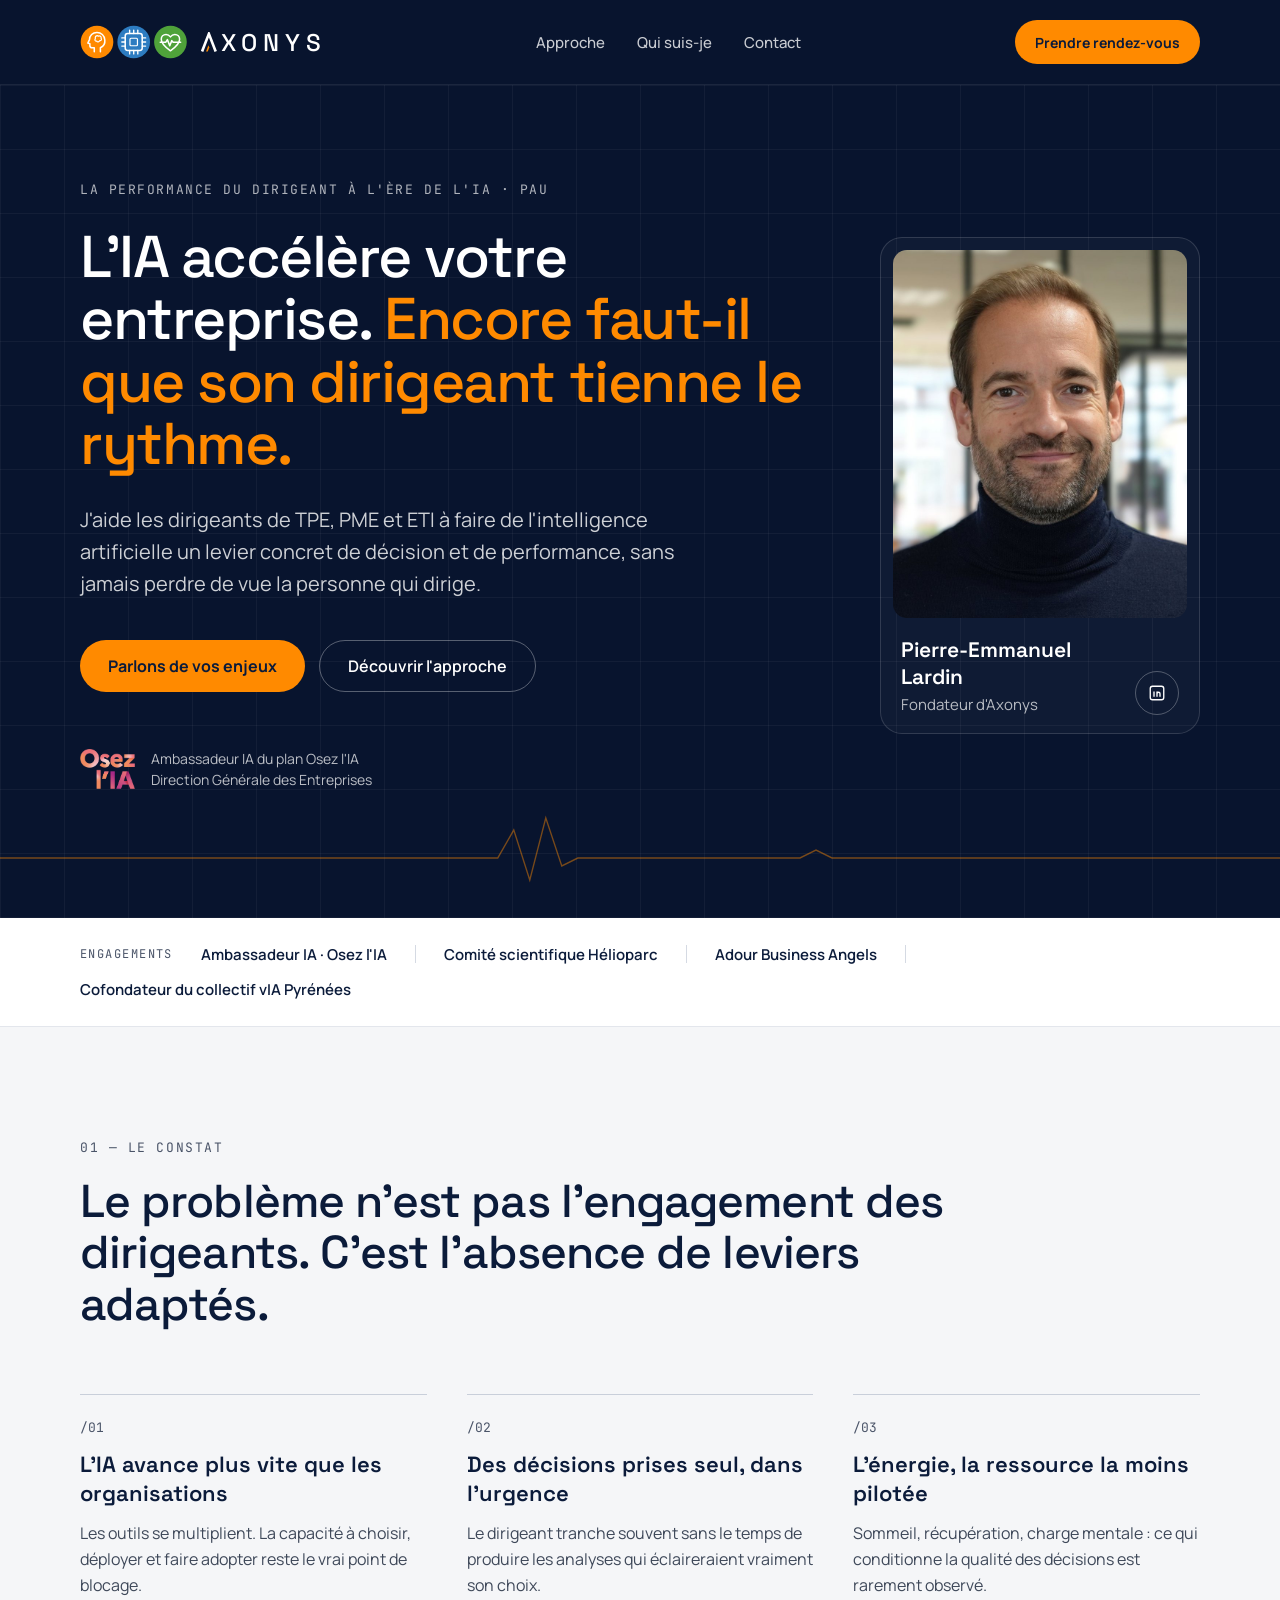
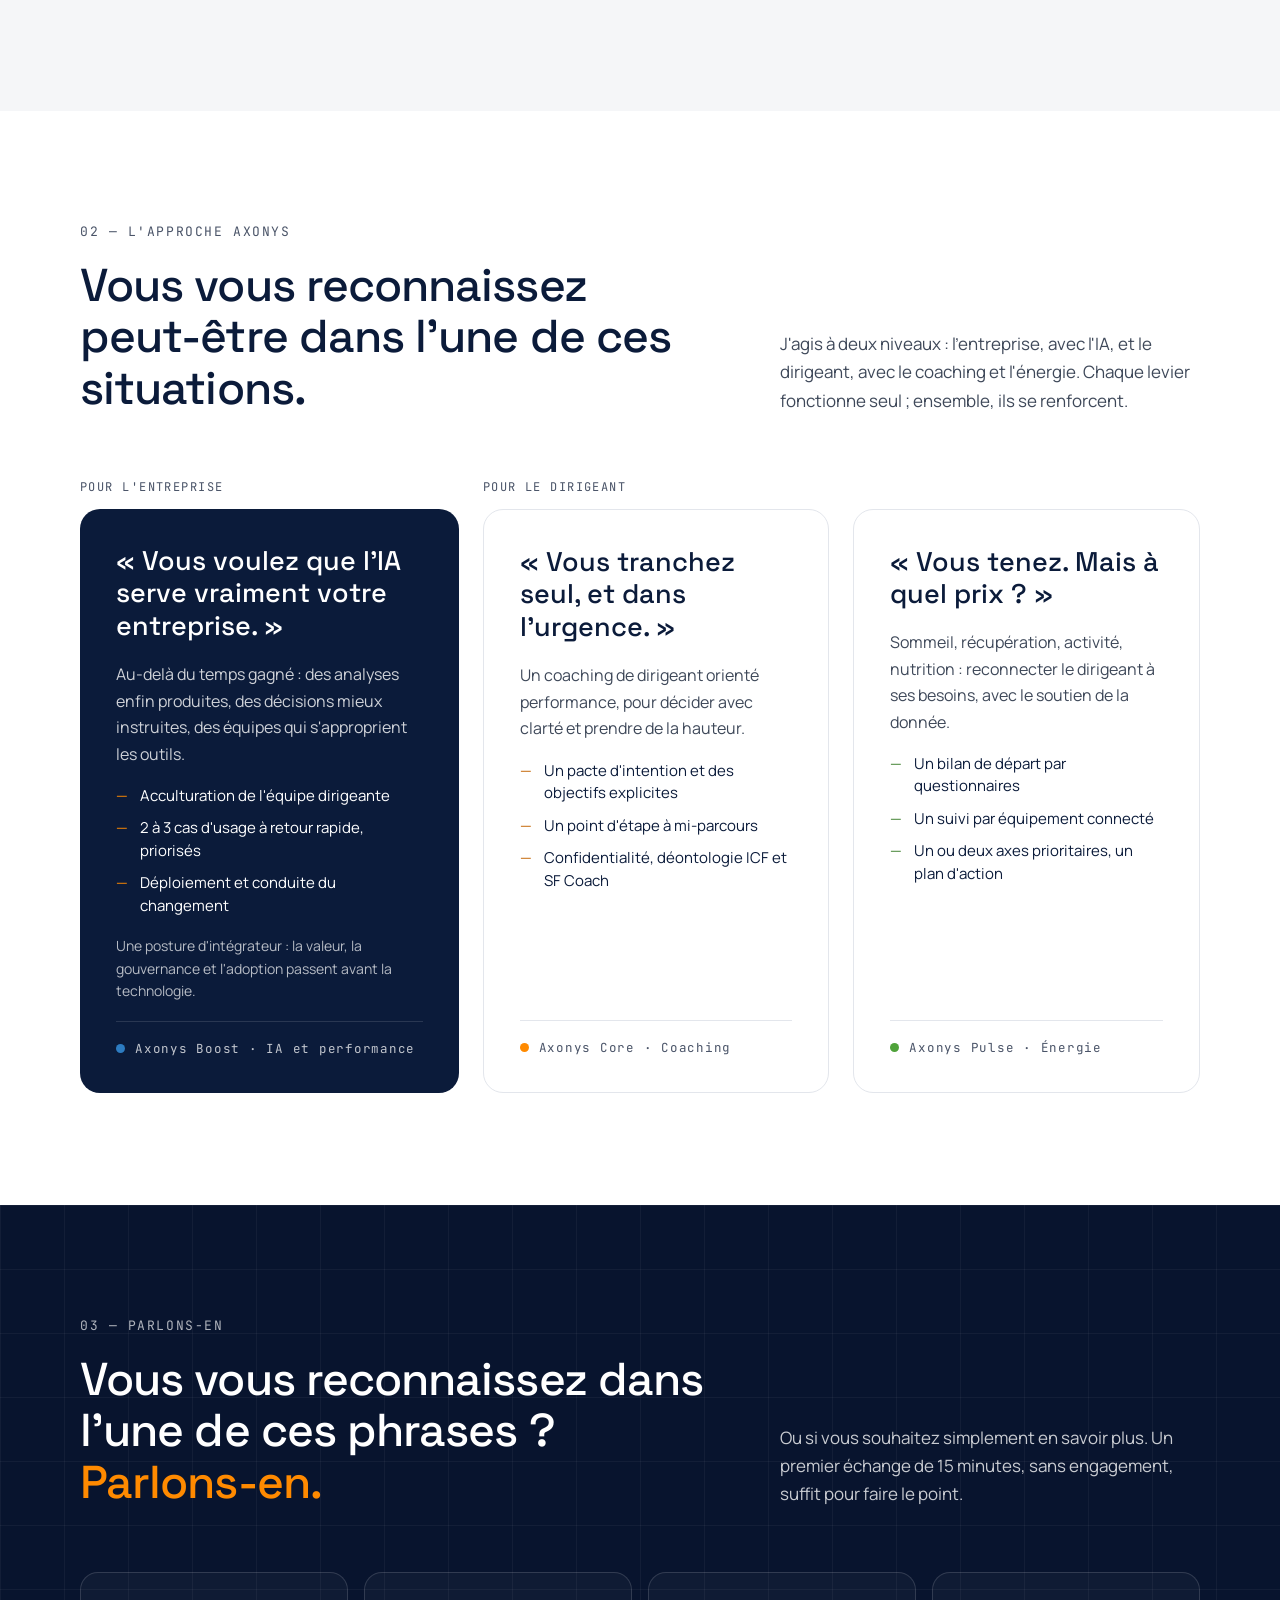
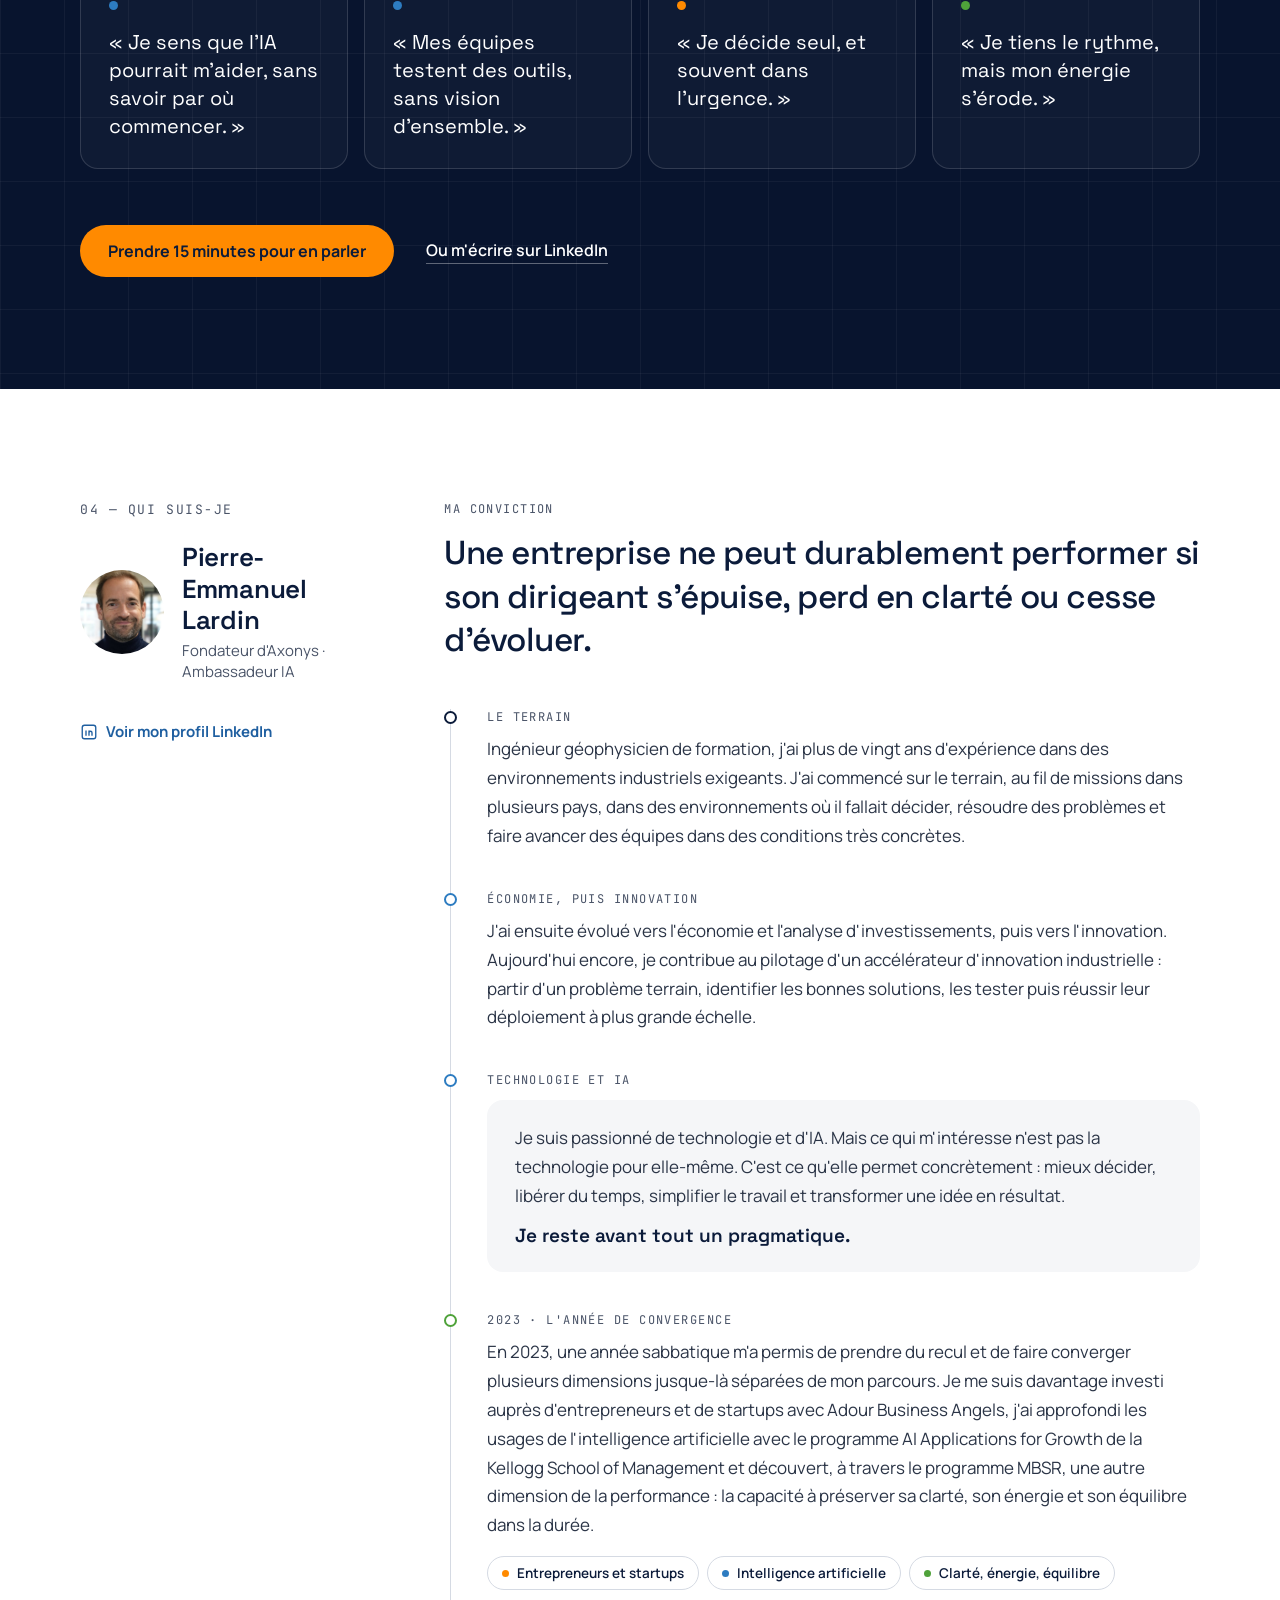
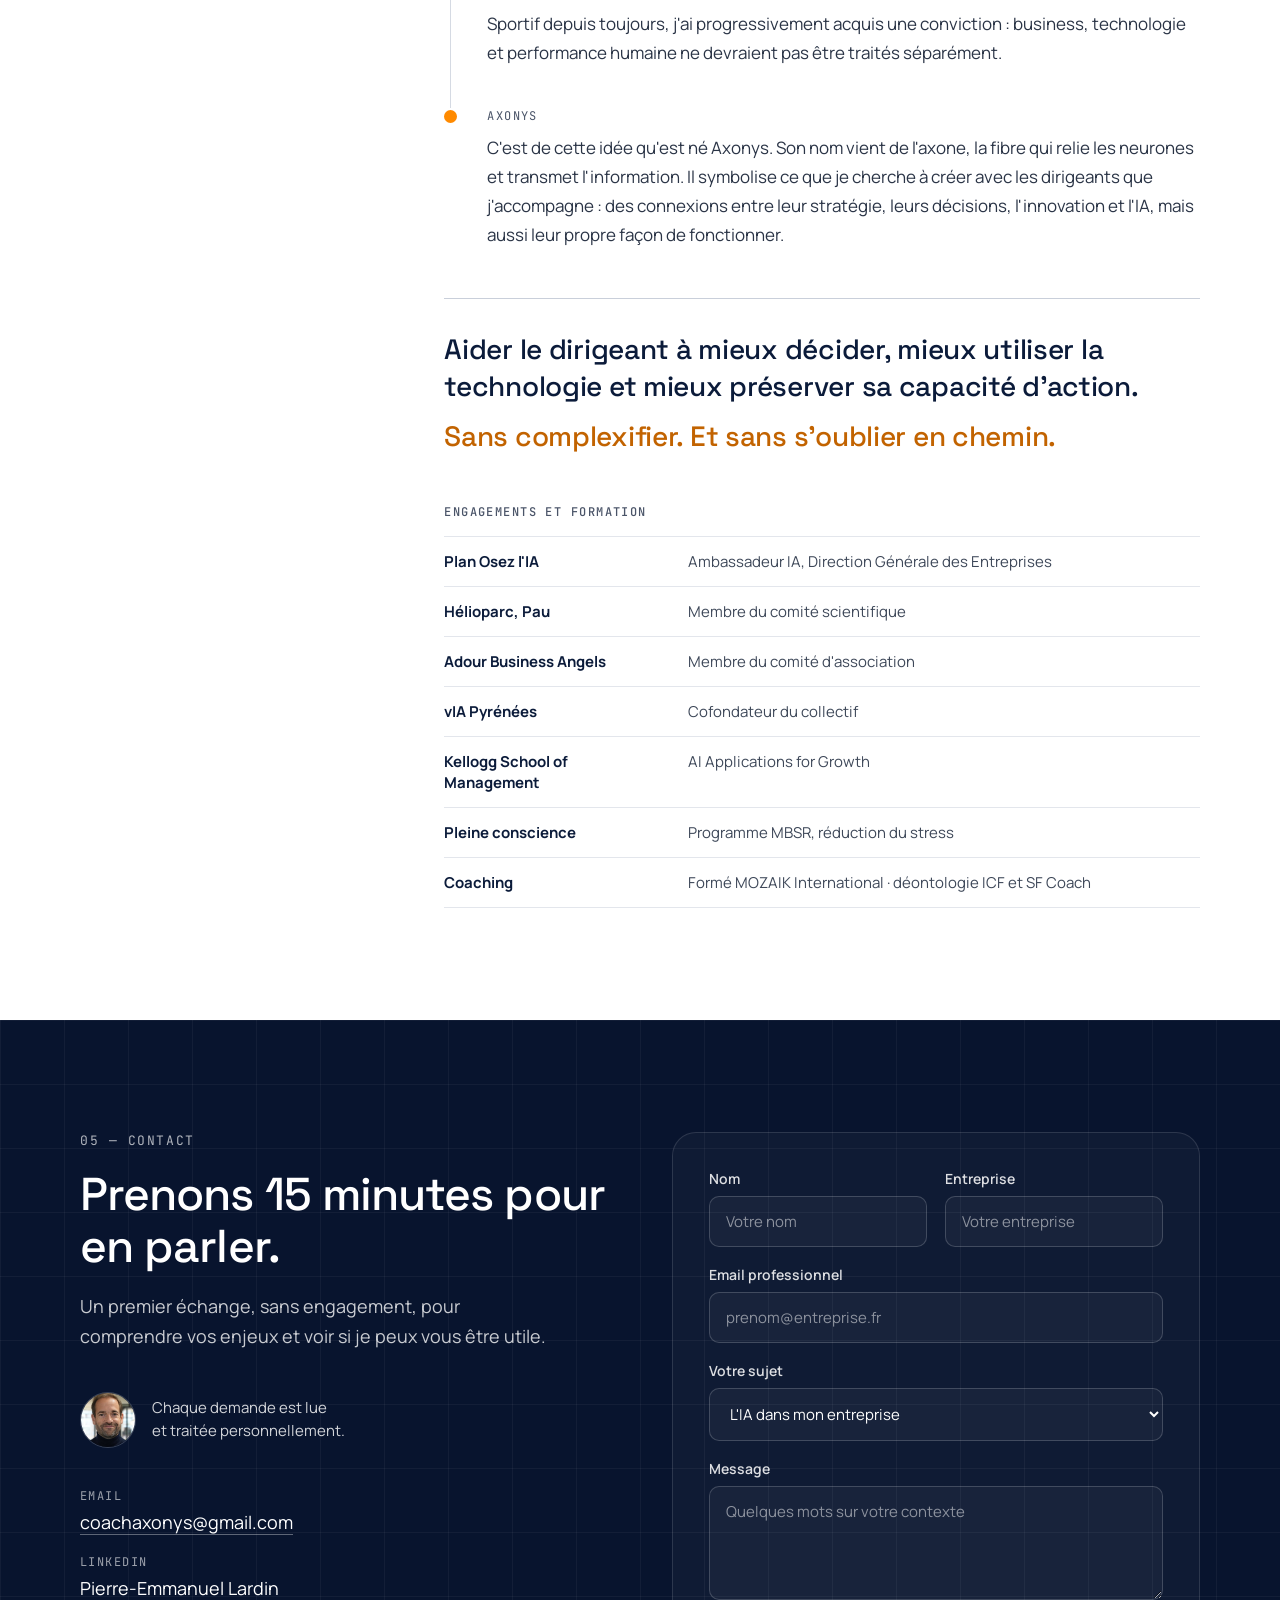
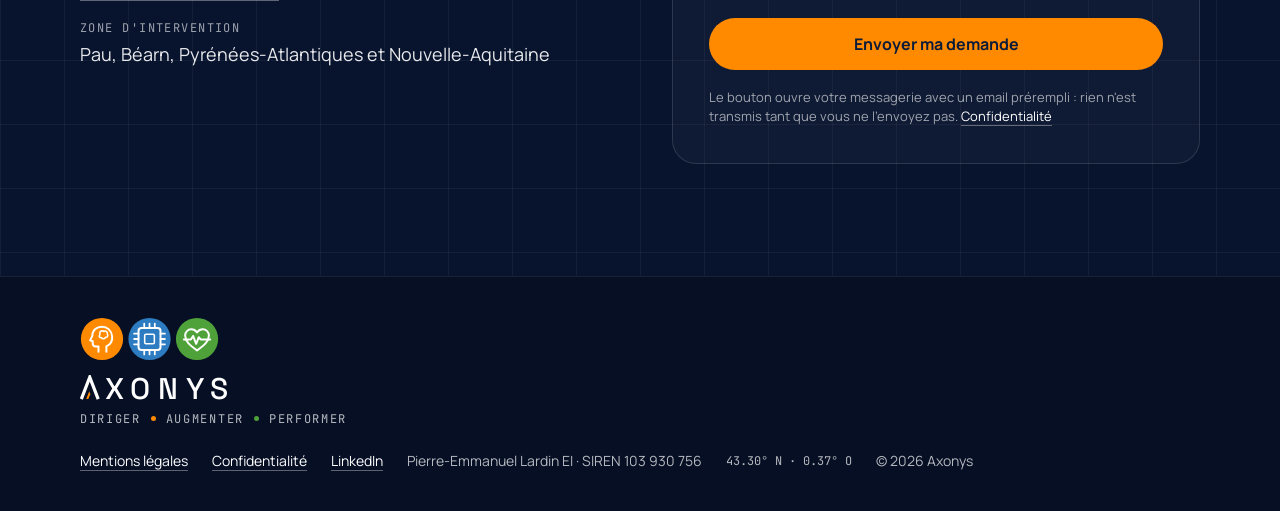
<file: index.html>
<!doctype html>
<html lang="fr">
<head>
<meta charset="utf-8">
<meta name="viewport" content="width=device-width, initial-scale=1">
<title>Axonys — L'IA et la performance du dirigeant · Pau</title>
<meta name="description" content="Pierre-Emmanuel Lardin aide les dirigeants de TPE, PME et ETI à faire de l'IA un levier concret de décision et de performance. Ambassadeur IA, Pau.">
<link rel="canonical" href="https://coachaxonys.fr/">
<meta name="author" content="Pierre-Emmanuel Lardin">
<meta name="theme-color" content="#08142E">
<meta property="og:type" content="website">
<meta property="og:site_name" content="Axonys">
<meta property="og:locale" content="fr_FR">
<meta property="og:url" content="https://coachaxonys.fr/">
<meta property="og:title" content="Axonys — L'IA et la performance du dirigeant · Pau">
<meta property="og:description" content="Pierre-Emmanuel Lardin aide les dirigeants de TPE, PME et ETI à faire de l'IA un levier concret de décision et de performance. Ambassadeur IA, Pau.">
<meta property="og:image" content="https://coachaxonys.fr/assets/og-image.jpg">
<meta property="og:image:width" content="1200">
<meta property="og:image:height" content="630">
<meta property="og:image:alt" content="Axonys — Pierre-Emmanuel Lardin">
<meta name="twitter:card" content="summary_large_image">
<link rel="icon" href="/favicon.ico" sizes="48x48">
<link rel="icon" type="image/png" sizes="192x192" href="assets/favicon-192.png">
<link rel="icon" type="image/png" sizes="96x96" href="assets/favicon-96.png">
<link rel="icon" type="image/svg+xml" href="assets/favicon.svg">
<link rel="apple-touch-icon" href="assets/apple-touch-icon.png">
<link rel="preload" href="assets/fonts/space-grotesk-latin-500-normal.woff2" as="font" type="font/woff2" crossorigin>
<link rel="preload" href="assets/fonts/manrope-latin-400-normal.woff2" as="font" type="font/woff2" crossorigin>
<link rel="stylesheet" href="assets/styles.css">
<script type="application/ld+json">{"@context": "https://schema.org", "@graph": [{"@type": "ProfessionalService", "@id": "https://coachaxonys.fr/#axonys", "name": "Axonys", "url": "https://coachaxonys.fr/", "image": "https://coachaxonys.fr/assets/og-image.jpg", "logo": "https://coachaxonys.fr/assets/logo-axonys.png", "email": "coachaxonys@gmail.com", "description": "Pierre-Emmanuel Lardin aide les dirigeants de TPE, PME et ETI à faire de l'IA un levier concret de décision et de performance. Ambassadeur IA, Pau.", "slogan": "Diriger · Augmenter · Performer", "address": {"@type": "PostalAddress", "addressLocality": "Morlaàs", "postalCode": "64160", "addressRegion": "Nouvelle-Aquitaine", "addressCountry": "FR"}, "areaServed": ["Pau", "Béarn", "Pyrénées-Atlantiques", "Nouvelle-Aquitaine"], "knowsAbout": ["Intelligence artificielle", "Transformation IA des PME", "Coaching de dirigeant", "Performance durable du dirigeant"], "founder": {"@id": "https://coachaxonys.fr/#pierre-emmanuel-lardin"}}, {"@type": "Person", "@id": "https://coachaxonys.fr/#pierre-emmanuel-lardin", "name": "Pierre-Emmanuel Lardin", "jobTitle": "Fondateur d'Axonys", "image": "https://coachaxonys.fr/assets/pierre-emmanuel-lardin.jpg", "url": "https://coachaxonys.fr/", "sameAs": ["https://www.linkedin.com/in/pierre-emmanuel-lardin-40604b39/"], "worksFor": {"@id": "https://coachaxonys.fr/#axonys"}, "memberOf": [{"@type": "Organization", "name": "Adour Business Angels"}, {"@type": "Organization", "name": "vIA Pyrénées"}]}]}</script>
</head>
<body>
<a class="ax-skip" href="#contenu">Aller au contenu</a>
<div style="font-family: 'Manrope', system-ui, sans-serif; color: #0B1B3A; background: #F5F6F8; width: 100%">

<header style="background: #08142E; border-bottom: 1px solid rgba(255,255,255,0.08)">
<div class="ax-wrap" style="max-width: 1200px; margin: 0 auto; padding: 20px 40px; display: flex; align-items: center; justify-content: space-between; gap: 24px; flex-wrap: wrap">
<a href="#top" aria-label="Axonys, retour en haut de page" style="display: flex; align-items: center; gap: 14px; text-decoration: none">
<svg aria-hidden="true" viewBox="0 0 316 100" style="display: block; height: 34px; width: auto"><circle cx="50" cy="50" r="48" fill="#FF8A00"></circle><path d="M60 79 V67 C70 62 74 53 73 44 C72 31 62 22 50 22 C37 22 28 31 28 43 L23 53 L29 55 V61 C29 65 32 67 36 67 H42 V79" fill="none" stroke="#FFFFFF" stroke-width="4.5" stroke-linecap="round" stroke-linejoin="round"></path><path d="M45 37 C45 32 51 30 54 33 C58 30 64 34 62 39 C65 42 62 47 58 46 C57 50 51 51 49 47 C45 48 42 44 45 41 Z" fill="none" stroke="#FFFFFF" stroke-width="3.5" stroke-linejoin="round"></path><circle cx="158" cy="50" r="48" fill="#2D7CC1"></circle><rect x="133" y="25" width="50" height="50" rx="7" fill="none" stroke="#FFFFFF" stroke-width="4.5"></rect><rect x="147" y="39" width="22" height="22" rx="3" fill="none" stroke="#FFFFFF" stroke-width="3.5"></rect><path d="M146 15V25M158 15V25M170 15V25M146 75V85M158 75V85M170 75V85M123 38H133M123 50H133M123 62H133M183 38H193M183 50H193M183 62H193" stroke="#FFFFFF" stroke-width="4" stroke-linecap="round"></path><circle cx="266" cy="50" r="48" fill="#4FA23A"></circle><path d="M266 76 C249 64 239 55 239 42 C239 34 245 28 253 28 C258 28 263 31 266 35 C269 31 274 28 279 28 C287 28 293 34 293 42 C293 55 283 64 266 76 Z" fill="none" stroke="#FFFFFF" stroke-width="4.5" stroke-linejoin="round"></path><path d="M236 51 H252 L257 43 L264 61 L270 46 L274 51 H296" fill="none" stroke="#FFFFFF" stroke-width="4.5" stroke-linecap="round" stroke-linejoin="round"></path></svg>
<svg aria-hidden="true" viewBox="0 0 230 40" style="display: block; height: 21px; width: auto"><path d="M2 37 L15 3.5 L28 37" fill="none" stroke="#FFFFFF" stroke-width="5"></path><path d="M9.6 37 L14.2 25 L15.8 29.5 L12.8 37 Z" fill="#FF8A00"></path><text x="38" y="37" font-family="'Space Grotesk', sans-serif" font-size="46" font-weight="500" fill="#FFFFFF" textLength="190" lengthAdjust="spacing">XONYS</text></svg>
</a>
<nav class="ax-navlinks" aria-label="Navigation principale" style="display: flex; gap: 32px; align-items: center">
<a class="ax-navlink" href="#approche">Approche</a>
<a class="ax-navlink" href="#fondateur">Qui suis-je</a>
<a class="ax-navlink" href="#contact">Contact</a>
</nav>
<a class="ax-btn-primary" href="#contact" style="display: inline-flex; align-items: center; min-height: 44px; padding: 0 20px; border-radius: 999px; background: #FF8A00; color: #0B1B3A; font-weight: 700; font-size: 14px; text-decoration: none">Prendre rendez-vous</a>
</div>
</header>
<main id="contenu">

<section id="top" class="ax-grid" style="background-color: #08142E; color: #FFFFFF; position: relative; overflow: hidden">
<div class="ax-wrap ax-sec" style="max-width: 1200px; margin: 0 auto; padding: 96px 40px 128px; display: flex; flex-wrap: wrap; gap: 64px; align-items: center; position: relative; z-index: 1">
<div style="flex: 999 1 560px; min-width: 0">
<p style="margin: 0; font-family: 'JetBrains Mono', monospace; font-size: 13px; letter-spacing: 0.12em; text-transform: uppercase; color: rgba(255,255,255,0.68)">La performance du dirigeant à l'ère de l'IA · Pau</p>
<h1 style="margin: 28px 0 0; font-family: 'Space Grotesk', sans-serif; font-weight: 500; font-size: clamp(38px, 4.6vw, 66px); line-height: 1.06; letter-spacing: -0.025em">L'IA accélère votre entreprise. <span style="color: #FF8A00">Encore faut-il que son dirigeant tienne le rythme.</span></h1>
<p style="margin: 28px 0 0; max-width: 600px; font-size: 20px; line-height: 1.6; color: rgba(255,255,255,0.8)">J'aide les dirigeants de TPE, PME et ETI à faire de l'intelligence artificielle un levier concret de décision et de performance, sans jamais perdre de vue la personne qui dirige.</p>
<div style="margin-top: 40px; display: flex; gap: 14px; flex-wrap: wrap">
<a class="ax-btn-primary" href="#contact" style="display: inline-flex; align-items: center; min-height: 52px; padding: 0 28px; border-radius: 999px; background: #FF8A00; color: #0B1B3A; font-weight: 700; font-size: 16px; text-decoration: none">Parlons de vos enjeux</a>
<a class="ax-btn-ghost" href="#approche" style="display: inline-flex; align-items: center; min-height: 52px; padding: 0 28px; border-radius: 999px; border: 1px solid rgba(255,255,255,0.32); color: #FFFFFF; font-weight: 600; font-size: 16px; text-decoration: none">Découvrir l'approche</a>
</div>
<div style="margin-top: 56px; display: flex; gap: 16px; align-items: center; flex-wrap: wrap">
<img src="assets/osez-ia.png" alt="Osez l'IA" width="55" height="40" style="height: 40px; width: auto">
<p style="margin: 0; font-size: 14px; line-height: 1.5; color: rgba(255,255,255,0.72)">Ambassadeur IA du plan Osez l'IA<br>Direction Générale des Entreprises</p>
</div>
</div>
<aside aria-label="Pierre-Emmanuel Lardin, fondateur d'Axonys" style="flex: 1 1 320px; max-width: 400px; min-width: 0">
<figure style="margin: 0; border: 1px solid rgba(255,255,255,0.14); border-radius: 22px; padding: 12px; background: rgba(255,255,255,0.03)">
<img src="assets/pierre-emmanuel-lardin.jpg" alt="Portrait de Pierre-Emmanuel Lardin" width="800" height="1000" fetchpriority="high" style="display: block; width: 100%; aspect-ratio: 4 / 5; object-fit: cover; object-position: center 30%; border-radius: 14px">
<figcaption style="padding: 18px 8px 6px; display: flex; justify-content: space-between; align-items: flex-end; gap: 16px">
<span style="display: flex; flex-direction: column; gap: 4px"><span style="font-family: 'Space Grotesk', sans-serif; font-size: 21px; font-weight: 600">Pierre-Emmanuel Lardin</span><span style="font-size: 15px; color: rgba(255,255,255,0.7)">Fondateur d'Axonys</span></span>
<a href="https://www.linkedin.com/in/pierre-emmanuel-lardin-40604b39/" aria-label="Profil LinkedIn de Pierre-Emmanuel Lardin" style="flex: none; display: inline-flex; align-items: center; justify-content: center; width: 44px; height: 44px; border-radius: 50%; border: 1px solid rgba(255,255,255,0.28); color: #FFFFFF"><svg aria-hidden="true" width="18" height="18" viewBox="0 0 24 24" fill="none" stroke="currentColor" stroke-width="1.8"><rect x="3" y="3" width="18" height="18" rx="3"></rect><path d="M8 10v7M8 7v.01M12 17v-4a2 2 0 0 1 4 0v4M12 10v7"></path></svg></a>
</figcaption>
</figure>
</aside>
</div>
<svg aria-hidden="true" viewBox="0 0 1440 80" preserveAspectRatio="none" style="position: absolute; left: 0; right: 0; bottom: 28px; width: 100%; height: 80px; z-index: 0"><polyline points="0,48 520,48 560,48 578,20 596,70 614,8 632,56 650,48 900,48 918,40 936,48 1440,48" fill="none" stroke="#FF8A00" stroke-opacity="0.45" stroke-width="1.5"></polyline></svg>
</section>

<section aria-label="Engagements" style="background: #FFFFFF; border-bottom: 1px solid #E3E6EC">
<div class="ax-wrap" style="max-width: 1200px; margin: 0 auto; padding: 26px 40px; display: flex; flex-wrap: wrap; align-items: center; gap: 14px 28px">
<span style="font-family: 'JetBrains Mono', monospace; font-size: 12px; letter-spacing: 0.12em; text-transform: uppercase; color: #4A5468">Engagements</span>
<span style="font-size: 15px; font-weight: 600">Ambassadeur IA · Osez l'IA</span>
<span aria-hidden="true" style="width: 1px; height: 18px; background: #D5DAE3"></span>
<span style="font-size: 15px; font-weight: 600">Comité scientifique Hélioparc</span>
<span aria-hidden="true" style="width: 1px; height: 18px; background: #D5DAE3"></span>
<span style="font-size: 15px; font-weight: 600">Adour Business Angels</span>
<span aria-hidden="true" style="width: 1px; height: 18px; background: #D5DAE3"></span>
<span style="font-size: 15px; font-weight: 600">Cofondateur du collectif vIA Pyrénées</span>
</div>
</section>

<section aria-labelledby="constat-titre" style="background: #F5F6F8">
<div class="ax-wrap ax-sec" style="max-width: 1200px; margin: 0 auto; padding: 112px 40px">
<p style="margin: 0; font-family: 'JetBrains Mono', monospace; font-size: 13px; letter-spacing: 0.12em; text-transform: uppercase; color: #4A5468">01 — Le constat</p>
<h2 id="constat-titre" style="margin: 20px 0 0; max-width: 900px; font-family: 'Space Grotesk', sans-serif; font-weight: 500; font-size: clamp(32px, 3.6vw, 48px); line-height: 1.12; letter-spacing: -0.02em">Le problème n'est pas l'engagement des dirigeants. C'est l'absence de leviers adaptés.</h2>
<div style="margin-top: 64px; display: flex; flex-wrap: wrap; gap: 40px">
<div style="flex: 1 1 280px; min-width: 0; border-top: 1px solid #C9CFDA; padding-top: 24px">
<p style="margin: 0; font-family: 'JetBrains Mono', monospace; font-size: 13px; color: #4A5468">/01</p>
<h3 style="margin: 14px 0 0; font-family: 'Space Grotesk', sans-serif; font-size: 22px; font-weight: 600; line-height: 1.3">L'IA avance plus vite que les organisations</h3>
<p style="margin: 12px 0 0; font-size: 16px; line-height: 1.65; color: #3E4859">Les outils se multiplient. La capacité à choisir, déployer et faire adopter reste le vrai point de blocage.</p>
</div>
<div style="flex: 1 1 280px; min-width: 0; border-top: 1px solid #C9CFDA; padding-top: 24px">
<p style="margin: 0; font-family: 'JetBrains Mono', monospace; font-size: 13px; color: #4A5468">/02</p>
<h3 style="margin: 14px 0 0; font-family: 'Space Grotesk', sans-serif; font-size: 22px; font-weight: 600; line-height: 1.3">Des décisions prises seul, dans l'urgence</h3>
<p style="margin: 12px 0 0; font-size: 16px; line-height: 1.65; color: #3E4859">Le dirigeant tranche souvent sans le temps de produire les analyses qui éclaireraient vraiment son choix.</p>
</div>
<div style="flex: 1 1 280px; min-width: 0; border-top: 1px solid #C9CFDA; padding-top: 24px">
<p style="margin: 0; font-family: 'JetBrains Mono', monospace; font-size: 13px; color: #4A5468">/03</p>
<h3 style="margin: 14px 0 0; font-family: 'Space Grotesk', sans-serif; font-size: 22px; font-weight: 600; line-height: 1.3">L'énergie, la ressource la moins pilotée</h3>
<p style="margin: 12px 0 0; font-size: 16px; line-height: 1.65; color: #3E4859">Sommeil, récupération, charge mentale : ce qui conditionne la qualité des décisions est rarement observé.</p>
</div>
</div>
</div>
</section>

<section id="approche" aria-labelledby="approche-titre" style="background: #FFFFFF">
<div class="ax-wrap ax-sec" style="max-width: 1200px; margin: 0 auto; padding: 112px 40px">
<p style="margin: 0; font-family: 'JetBrains Mono', monospace; font-size: 13px; letter-spacing: 0.12em; text-transform: uppercase; color: #4A5468">02 — L'approche Axonys</p>
<div style="margin-top: 20px; display: flex; flex-wrap: wrap; gap: 24px 64px; align-items: flex-end; justify-content: space-between">
<h2 id="approche-titre" style="margin: 0; flex: 1 1 520px; max-width: 720px; font-family: 'Space Grotesk', sans-serif; font-weight: 500; font-size: clamp(32px, 3.6vw, 48px); line-height: 1.12; letter-spacing: -0.02em">Vous vous reconnaissez peut-être dans l'une de ces situations.</h2>
<p style="margin: 0; flex: 1 1 320px; max-width: 420px; font-size: 17px; line-height: 1.65; color: #3E4859">J'agis à deux niveaux : l'entreprise, avec l'IA, et le dirigeant, avec le coaching et l'énergie. Chaque levier fonctionne seul ; ensemble, ils se renforcent.</p>
</div>
<div style="margin-top: 64px; display: flex; flex-wrap: wrap; gap: 24px">
<div style="flex: 1 1 340px; min-width: 0; display: flex; flex-direction: column; gap: 14px">
<p style="margin: 0; font-family: 'JetBrains Mono', monospace; font-size: 12px; letter-spacing: 0.12em; text-transform: uppercase; color: #4A5468">Pour l'entreprise</p>
<article style="flex: 1 1 auto; background: #0B1B3A; color: #FFFFFF; border-radius: 20px; padding: 36px; display: flex; flex-direction: column; gap: 18px">
<h3 style="margin: 0; font-family: 'Space Grotesk', sans-serif; font-size: 27px; font-weight: 500; line-height: 1.22">« Vous voulez que l'IA serve vraiment votre entreprise. »</h3>
<p style="margin: 0; font-size: 16px; line-height: 1.65; color: rgba(255,255,255,0.8)">Au-delà du temps gagné : des analyses enfin produites, des décisions mieux instruites, des équipes qui s'approprient les outils.</p>
<ul style="margin: 0; padding: 0; list-style: none; display: flex; flex-direction: column; gap: 10px; font-size: 15px; line-height: 1.5">
<li style="display: flex; gap: 12px"><span aria-hidden="true" style="color: #FF8A00">—</span>Acculturation de l'équipe dirigeante</li>
<li style="display: flex; gap: 12px"><span aria-hidden="true" style="color: #FF8A00">—</span>2 à 3 cas d'usage à retour rapide, priorisés</li>
<li style="display: flex; gap: 12px"><span aria-hidden="true" style="color: #FF8A00">—</span>Déploiement et conduite du changement</li>
</ul>
<p style="margin: 0; font-size: 14px; line-height: 1.6; color: rgba(255,255,255,0.7)">Une posture d'intégrateur : la valeur, la gouvernance et l'adoption passent avant la technologie.</p>
<div style="margin: auto 0 0; padding-top: 18px; border-top: 1px solid rgba(255,255,255,0.12); display: flex; align-items: center; gap: 10px"><span aria-hidden="true" style="width: 9px; height: 9px; border-radius: 50%; background: #2D7CC1"></span><span style="font-family: 'JetBrains Mono', monospace; font-size: 12.5px; letter-spacing: 0.06em; color: rgba(255,255,255,0.75)">Axonys Boost · IA et performance</span></div>
</article>
</div>
<div style="flex: 2 1 640px; min-width: 0; display: flex; flex-direction: column; gap: 14px">
<p style="margin: 0; font-family: 'JetBrains Mono', monospace; font-size: 12px; letter-spacing: 0.12em; text-transform: uppercase; color: #4A5468">Pour le dirigeant</p>
<div style="flex: 1 1 auto; display: flex; flex-wrap: wrap; gap: 24px">
<article style="flex: 1 1 300px; min-width: 0; border: 1px solid #E3E6EC; border-radius: 20px; padding: 36px; display: flex; flex-direction: column; gap: 18px">
<h3 style="margin: 0; font-family: 'Space Grotesk', sans-serif; font-size: 27px; font-weight: 500; line-height: 1.22">« Vous tranchez seul, et dans l'urgence. »</h3>
<p style="margin: 0; font-size: 16px; line-height: 1.65; color: #3E4859">Un coaching de dirigeant orienté performance, pour décider avec clarté et prendre de la hauteur.</p>
<ul style="margin: 0; padding: 0; list-style: none; display: flex; flex-direction: column; gap: 10px; font-size: 15px; line-height: 1.5">
<li style="display: flex; gap: 12px"><span aria-hidden="true" style="color: #C26300">—</span>Un pacte d'intention et des objectifs explicites</li>
<li style="display: flex; gap: 12px"><span aria-hidden="true" style="color: #C26300">—</span>Un point d'étape à mi-parcours</li>
<li style="display: flex; gap: 12px"><span aria-hidden="true" style="color: #C26300">—</span>Confidentialité, déontologie ICF et SF Coach</li>
</ul>
<div style="margin: auto 0 0; padding-top: 18px; border-top: 1px solid #E3E6EC; display: flex; align-items: center; gap: 10px"><span aria-hidden="true" style="width: 9px; height: 9px; border-radius: 50%; background: #FF8A00"></span><span style="font-family: 'JetBrains Mono', monospace; font-size: 12.5px; letter-spacing: 0.06em; color: #4A5468">Axonys Core · Coaching</span></div>
</article>
<article style="flex: 1 1 300px; min-width: 0; border: 1px solid #E3E6EC; border-radius: 20px; padding: 36px; display: flex; flex-direction: column; gap: 18px">
<h3 style="margin: 0; font-family: 'Space Grotesk', sans-serif; font-size: 27px; font-weight: 500; line-height: 1.22">« Vous tenez. Mais à quel prix ? »</h3>
<p style="margin: 0; font-size: 16px; line-height: 1.65; color: #3E4859">Sommeil, récupération, activité, nutrition : reconnecter le dirigeant à ses besoins, avec le soutien de la donnée.</p>
<ul style="margin: 0; padding: 0; list-style: none; display: flex; flex-direction: column; gap: 10px; font-size: 15px; line-height: 1.5">
<li style="display: flex; gap: 12px"><span aria-hidden="true" style="color: #3B7F2B">—</span>Un bilan de départ par questionnaires</li>
<li style="display: flex; gap: 12px"><span aria-hidden="true" style="color: #3B7F2B">—</span>Un suivi par équipement connecté</li>
<li style="display: flex; gap: 12px"><span aria-hidden="true" style="color: #3B7F2B">—</span>Un ou deux axes prioritaires, un plan d'action</li>
</ul>
<div style="margin: auto 0 0; padding-top: 18px; border-top: 1px solid #E3E6EC; display: flex; align-items: center; gap: 10px"><span aria-hidden="true" style="width: 9px; height: 9px; border-radius: 50%; background: #4FA23A"></span><span style="font-family: 'JetBrains Mono', monospace; font-size: 12.5px; letter-spacing: 0.06em; color: #4A5468">Axonys Pulse · Énergie</span></div>
</article>
</div>
</div>
</div>
</div>
</section>

<section id="parlons" class="ax-grid" aria-labelledby="parlons-titre" style="background-color: #08142E; color: #FFFFFF">
<div class="ax-wrap ax-sec" style="max-width: 1200px; margin: 0 auto; padding: 112px 40px">
<p style="margin: 0; font-family: 'JetBrains Mono', monospace; font-size: 13px; letter-spacing: 0.12em; text-transform: uppercase; color: rgba(255,255,255,0.68)">03 — Parlons-en</p>
<div style="margin-top: 20px; display: flex; flex-wrap: wrap; gap: 24px 64px; align-items: flex-end; justify-content: space-between">
<h2 id="parlons-titre" style="margin: 0; flex: 1 1 520px; max-width: 760px; font-family: 'Space Grotesk', sans-serif; font-weight: 500; font-size: clamp(32px, 3.6vw, 48px); line-height: 1.12; letter-spacing: -0.02em">Vous vous reconnaissez dans l'une de ces phrases ? <span style="color: #FF8A00">Parlons-en.</span></h2>
<p style="margin: 0; flex: 1 1 320px; max-width: 420px; font-size: 17px; line-height: 1.65; color: rgba(255,255,255,0.78)">Ou si vous souhaitez simplement en savoir plus. Un premier échange de 15 minutes, sans engagement, suffit pour faire le point.</p>
</div>
<ul style="margin: 64px 0 0; padding: 0; list-style: none; display: grid; grid-template-columns: repeat(auto-fit, minmax(260px, 1fr)); gap: 16px">
<li style="border: 1px solid rgba(255,255,255,0.14); border-radius: 18px; padding: 28px; background: rgba(255,255,255,0.03); display: flex; flex-direction: column; gap: 18px"><span aria-hidden="true" style="width: 9px; height: 9px; border-radius: 50%; background: #2D7CC1"></span><span style="font-family: 'Space Grotesk', sans-serif; font-size: 20px; line-height: 1.4">« Je sens que l'IA pourrait m'aider, sans savoir par où commencer. »</span></li>
<li style="border: 1px solid rgba(255,255,255,0.14); border-radius: 18px; padding: 28px; background: rgba(255,255,255,0.03); display: flex; flex-direction: column; gap: 18px"><span aria-hidden="true" style="width: 9px; height: 9px; border-radius: 50%; background: #2D7CC1"></span><span style="font-family: 'Space Grotesk', sans-serif; font-size: 20px; line-height: 1.4">« Mes équipes testent des outils, sans vision d'ensemble. »</span></li>
<li style="border: 1px solid rgba(255,255,255,0.14); border-radius: 18px; padding: 28px; background: rgba(255,255,255,0.03); display: flex; flex-direction: column; gap: 18px"><span aria-hidden="true" style="width: 9px; height: 9px; border-radius: 50%; background: #FF8A00"></span><span style="font-family: 'Space Grotesk', sans-serif; font-size: 20px; line-height: 1.4">« Je décide seul, et souvent dans l'urgence. »</span></li>
<li style="border: 1px solid rgba(255,255,255,0.14); border-radius: 18px; padding: 28px; background: rgba(255,255,255,0.03); display: flex; flex-direction: column; gap: 18px"><span aria-hidden="true" style="width: 9px; height: 9px; border-radius: 50%; background: #4FA23A"></span><span style="font-family: 'Space Grotesk', sans-serif; font-size: 20px; line-height: 1.4">« Je tiens le rythme, mais mon énergie s'érode. »</span></li>
</ul>
<div style="margin-top: 56px; display: flex; flex-wrap: wrap; gap: 20px 32px; align-items: center">
<a class="ax-btn-primary" href="#contact" style="display: inline-flex; align-items: center; min-height: 52px; padding: 0 28px; border-radius: 999px; background: #FF8A00; color: #0B1B3A; font-weight: 700; font-size: 16px; text-decoration: none">Prendre 15 minutes pour en parler</a>
<a class="ax-link-dark" href="https://www.linkedin.com/in/pierre-emmanuel-lardin-40604b39/" style="font-weight: 600; font-size: 16px; padding-bottom: 2px">Ou m'écrire sur LinkedIn</a>
</div>
</div>
</section>

<section id="fondateur" aria-labelledby="fondateur-titre" style="background: #FFFFFF">
<div class="ax-wrap ax-sec" style="max-width: 1200px; margin: 0 auto; padding: 112px 40px; display: flex; flex-wrap: wrap; gap: 64px; align-items: flex-start">
<div style="flex: 1 1 300px; max-width: 380px; min-width: 0">
<p style="margin: 0; font-family: 'JetBrains Mono', monospace; font-size: 13px; letter-spacing: 0.12em; text-transform: uppercase; color: #4A5468">04 — Qui suis-je</p>
<div style="margin-top: 24px; display: flex; align-items: center; gap: 18px">
<img src="assets/pierre-emmanuel-lardin.jpg" alt="" width="84" height="84" loading="lazy" style="flex: none; width: 84px; height: 84px; border-radius: 50%; object-fit: cover; object-position: center 28%">
<div><h2 id="fondateur-titre" style="margin: 0; font-family: 'Space Grotesk', sans-serif; font-weight: 600; font-size: 26px; line-height: 1.2; letter-spacing: -0.01em">Pierre-Emmanuel Lardin</h2><p style="margin: 4px 0 0; font-size: 15px; color: #4A5468">Fondateur d'Axonys · Ambassadeur IA</p></div>
</div>
<p style="margin: 28px 0 0"><a href="https://www.linkedin.com/in/pierre-emmanuel-lardin-40604b39/" style="display: inline-flex; align-items: center; gap: 8px; min-height: 44px; font-weight: 700; font-size: 15px; text-decoration: none"><svg aria-hidden="true" width="18" height="18" viewBox="0 0 24 24" fill="none" stroke="currentColor" stroke-width="1.8"><rect x="3" y="3" width="18" height="18" rx="3"></rect><path d="M8 10v7M8 7v.01M12 17v-4a2 2 0 0 1 4 0v4M12 10v7"></path></svg>Voir mon profil LinkedIn</a></p>
</div>
<div style="flex: 999 1 560px; min-width: 0">
<p style="margin: 0; font-family: 'JetBrains Mono', monospace; font-size: 12px; letter-spacing: 0.12em; text-transform: uppercase; color: #4A5468">Ma conviction</p>
<p style="margin: 14px 0 0; font-family: 'Space Grotesk', sans-serif; font-size: clamp(26px, 2.6vw, 34px); font-weight: 500; line-height: 1.3; letter-spacing: -0.015em">Une entreprise ne peut durablement performer si son dirigeant s'épuise, perd en clarté ou cesse d'évoluer.</p>

<div style="margin-top: 48px">
<div style="position: relative; margin-left: 6px; padding: 0 0 40px 36px; border-left: 1px solid #D5DAE3">
<span aria-hidden="true" style="position: absolute; left: -7px; top: 2px; width: 13px; height: 13px; box-sizing: border-box; border-radius: 50%; background: #FFFFFF; border: 2px solid #0B1B3A"></span>
<p style="margin: 0; font-family: 'JetBrains Mono', monospace; font-size: 12px; letter-spacing: 0.12em; text-transform: uppercase; color: #4A5468">Le terrain</p>
<p style="margin: 10px 0 0; font-size: 17px; line-height: 1.7; color: #2A3446">Ingénieur géophysicien de formation, j'ai plus de vingt ans d'expérience dans des environnements industriels exigeants. J'ai commencé sur le terrain, au fil de missions dans plusieurs pays, dans des environnements où il fallait décider, résoudre des problèmes et faire avancer des équipes dans des conditions très concrètes.</p>
</div>
<div style="position: relative; margin-left: 6px; padding: 0 0 40px 36px; border-left: 1px solid #D5DAE3">
<span aria-hidden="true" style="position: absolute; left: -7px; top: 2px; width: 13px; height: 13px; box-sizing: border-box; border-radius: 50%; background: #FFFFFF; border: 2px solid #2D7CC1"></span>
<p style="margin: 0; font-family: 'JetBrains Mono', monospace; font-size: 12px; letter-spacing: 0.12em; text-transform: uppercase; color: #4A5468">Économie, puis innovation</p>
<p style="margin: 10px 0 0; font-size: 17px; line-height: 1.7; color: #2A3446">J'ai ensuite évolué vers l'économie et l'analyse d'investissements, puis vers l'innovation. Aujourd'hui encore, je contribue au pilotage d'un accélérateur d'innovation industrielle : partir d'un problème terrain, identifier les bonnes solutions, les tester puis réussir leur déploiement à plus grande échelle.</p>
</div>
<div style="position: relative; margin-left: 6px; padding: 0 0 40px 36px; border-left: 1px solid #D5DAE3">
<span aria-hidden="true" style="position: absolute; left: -7px; top: 2px; width: 13px; height: 13px; box-sizing: border-box; border-radius: 50%; background: #FFFFFF; border: 2px solid #2D7CC1"></span>
<p style="margin: 0; font-family: 'JetBrains Mono', monospace; font-size: 12px; letter-spacing: 0.12em; text-transform: uppercase; color: #4A5468">Technologie et IA</p>
<div style="margin-top: 12px; background: #F5F6F8; border-radius: 16px; padding: 24px 28px">
<p style="margin: 0; font-size: 17px; line-height: 1.7; color: #2A3446">Je suis passionné de technologie et d'IA. Mais ce qui m'intéresse n'est pas la technologie pour elle-même. C'est ce qu'elle permet concrètement : mieux décider, libérer du temps, simplifier le travail et transformer une idée en résultat.</p>
<p style="margin: 12px 0 0; font-family: 'Space Grotesk', sans-serif; font-size: 19px; font-weight: 600; color: #0B1B3A">Je reste avant tout un pragmatique.</p>
</div>
</div>
<div style="position: relative; margin-left: 6px; padding: 0 0 40px 36px; border-left: 1px solid #D5DAE3">
<span aria-hidden="true" style="position: absolute; left: -7px; top: 2px; width: 13px; height: 13px; box-sizing: border-box; border-radius: 50%; background: #FFFFFF; border: 2px solid #4FA23A"></span>
<p style="margin: 0; font-family: 'JetBrains Mono', monospace; font-size: 12px; letter-spacing: 0.12em; text-transform: uppercase; color: #4A5468">2023 · L'année de convergence</p>
<p style="margin: 10px 0 0; font-size: 17px; line-height: 1.7; color: #2A3446">En 2023, une année sabbatique m'a permis de prendre du recul et de faire converger plusieurs dimensions jusque-là séparées de mon parcours. Je me suis davantage investi auprès d'entrepreneurs et de startups avec Adour Business Angels, j'ai approfondi les usages de l'intelligence artificielle avec le programme AI Applications for Growth de la Kellogg School of Management et découvert, à travers le programme MBSR, une autre dimension de la performance : la capacité à préserver sa clarté, son énergie et son équilibre dans la durée.</p>
<div style="margin-top: 16px; display: flex; flex-wrap: wrap; gap: 8px">
<span style="display: inline-flex; align-items: center; gap: 8px; padding: 7px 14px; border: 1px solid #D5DAE3; border-radius: 999px; font-size: 13.5px; font-weight: 600"><span aria-hidden="true" style="width: 7px; height: 7px; border-radius: 50%; background: #FF8A00"></span>Entrepreneurs et startups</span>
<span style="display: inline-flex; align-items: center; gap: 8px; padding: 7px 14px; border: 1px solid #D5DAE3; border-radius: 999px; font-size: 13.5px; font-weight: 600"><span aria-hidden="true" style="width: 7px; height: 7px; border-radius: 50%; background: #2D7CC1"></span>Intelligence artificielle</span>
<span style="display: inline-flex; align-items: center; gap: 8px; padding: 7px 14px; border: 1px solid #D5DAE3; border-radius: 999px; font-size: 13.5px; font-weight: 600"><span aria-hidden="true" style="width: 7px; height: 7px; border-radius: 50%; background: #4FA23A"></span>Clarté, énergie, équilibre</span>
</div>
<p style="margin: 20px 0 0; font-size: 17px; line-height: 1.7; color: #2A3446">Sportif depuis toujours, j'ai progressivement acquis une conviction : business, technologie et performance humaine ne devraient pas être traités séparément.</p>
</div>
<div style="position: relative; margin-left: 6px; padding: 0 0 8px 36px; border-left: 1px solid transparent">
<span aria-hidden="true" style="position: absolute; left: -7px; top: 2px; width: 13px; height: 13px; box-sizing: border-box; border-radius: 50%; background: #FF8A00; border: 2px solid #FF8A00"></span>
<p style="margin: 0; font-family: 'JetBrains Mono', monospace; font-size: 12px; letter-spacing: 0.12em; text-transform: uppercase; color: #4A5468">Axonys</p>
<p style="margin: 10px 0 0; font-size: 17px; line-height: 1.7; color: #2A3446">C'est de cette idée qu'est né Axonys. Son nom vient de l'axone, la fibre qui relie les neurones et transmet l'information. Il symbolise ce que je cherche à créer avec les dirigeants que j'accompagne : des connexions entre leur stratégie, leurs décisions, l'innovation et l'IA, mais aussi leur propre façon de fonctionner.</p>
</div>
</div>

<div style="margin-top: 40px; padding: 32px 0 0; border-top: 1px solid #C9CFDA">
<p style="margin: 0; font-family: 'Space Grotesk', sans-serif; font-size: clamp(22px, 2.2vw, 28px); font-weight: 500; line-height: 1.35; letter-spacing: -0.01em">Aider le dirigeant à mieux décider, mieux utiliser la technologie et mieux préserver sa capacité d'action.</p>
<p style="margin: 12px 0 0; font-family: 'Space Grotesk', sans-serif; font-size: clamp(22px, 2.2vw, 28px); font-weight: 500; line-height: 1.35; letter-spacing: -0.01em; color: #C26300">Sans complexifier. Et sans s'oublier en chemin.</p>
</div>
<h3 style="margin: 48px 0 0; font-family: 'JetBrains Mono', monospace; font-size: 12px; font-weight: 500; letter-spacing: 0.12em; text-transform: uppercase; color: #4A5468">Engagements et formation</h3>
<dl style="margin: 16px 0 0; display: flex; flex-direction: column">
<div style="display: flex; flex-wrap: wrap; gap: 4px 24px; padding: 14px 0; border-top: 1px solid #E3E6EC"><dt style="flex: 0 0 220px; font-weight: 700; font-size: 15px">Plan Osez l'IA</dt><dd style="margin: 0; flex: 1 1 260px; font-size: 15px; color: #3E4859">Ambassadeur IA, Direction Générale des Entreprises</dd></div>
<div style="display: flex; flex-wrap: wrap; gap: 4px 24px; padding: 14px 0; border-top: 1px solid #E3E6EC"><dt style="flex: 0 0 220px; font-weight: 700; font-size: 15px">Hélioparc, Pau</dt><dd style="margin: 0; flex: 1 1 260px; font-size: 15px; color: #3E4859">Membre du comité scientifique</dd></div>
<div style="display: flex; flex-wrap: wrap; gap: 4px 24px; padding: 14px 0; border-top: 1px solid #E3E6EC"><dt style="flex: 0 0 220px; font-weight: 700; font-size: 15px">Adour Business Angels</dt><dd style="margin: 0; flex: 1 1 260px; font-size: 15px; color: #3E4859">Membre du comité d'association</dd></div>
<div style="display: flex; flex-wrap: wrap; gap: 4px 24px; padding: 14px 0; border-top: 1px solid #E3E6EC"><dt style="flex: 0 0 220px; font-weight: 700; font-size: 15px">vIA Pyrénées</dt><dd style="margin: 0; flex: 1 1 260px; font-size: 15px; color: #3E4859">Cofondateur du collectif</dd></div>
<div style="display: flex; flex-wrap: wrap; gap: 4px 24px; padding: 14px 0; border-top: 1px solid #E3E6EC"><dt style="flex: 0 0 220px; font-weight: 700; font-size: 15px">Kellogg School of Management</dt><dd style="margin: 0; flex: 1 1 260px; font-size: 15px; color: #3E4859">AI Applications for Growth</dd></div>
<div style="display: flex; flex-wrap: wrap; gap: 4px 24px; padding: 14px 0; border-top: 1px solid #E3E6EC"><dt style="flex: 0 0 220px; font-weight: 700; font-size: 15px">Pleine conscience</dt><dd style="margin: 0; flex: 1 1 260px; font-size: 15px; color: #3E4859">Programme MBSR, réduction du stress</dd></div>
<div style="display: flex; flex-wrap: wrap; gap: 4px 24px; padding: 14px 0; border-top: 1px solid #E3E6EC; border-bottom: 1px solid #E3E6EC"><dt style="flex: 0 0 220px; font-weight: 700; font-size: 15px">Coaching</dt><dd style="margin: 0; flex: 1 1 260px; font-size: 15px; color: #3E4859">Formé MOZAIK International · déontologie ICF et SF Coach</dd></div>
</dl>
</div>
</div>
</section>

<section id="contact" class="ax-grid" aria-labelledby="contact-titre" style="background-color: #08142E; color: #FFFFFF">
<div class="ax-wrap ax-sec" style="max-width: 1200px; margin: 0 auto; padding: 112px 40px; display: flex; flex-wrap: wrap; gap: 64px">
<div style="flex: 1 1 420px; min-width: 0">
<p style="margin: 0; font-family: 'JetBrains Mono', monospace; font-size: 13px; letter-spacing: 0.12em; text-transform: uppercase; color: rgba(255,255,255,0.68)">05 — Contact</p>
<h2 id="contact-titre" style="margin: 20px 0 0; font-family: 'Space Grotesk', sans-serif; font-weight: 500; font-size: clamp(32px, 3.6vw, 48px); line-height: 1.12; letter-spacing: -0.02em">Prenons 15 minutes pour en parler.</h2>
<p style="margin: 20px 0 0; max-width: 480px; font-size: 18px; line-height: 1.65; color: rgba(255,255,255,0.78)">Un premier échange, sans engagement, pour comprendre vos enjeux et voir si je peux vous être utile.</p>
<div style="margin-top: 40px; display: flex; align-items: center; gap: 16px">
<img src="assets/pierre-emmanuel-lardin.jpg" alt="" width="56" height="56" loading="lazy" style="flex: none; width: 56px; height: 56px; border-radius: 50%; object-fit: cover; object-position: center 28%; border: 1px solid rgba(255,255,255,0.2)">
<p style="margin: 0; font-size: 15px; line-height: 1.5; color: rgba(255,255,255,0.82)">Chaque demande est lue<br>et traitée personnellement.</p>
</div>
<dl style="margin: 40px 0 0; display: flex; flex-direction: column; gap: 20px">
<div><dt style="font-family: 'JetBrains Mono', monospace; font-size: 12px; letter-spacing: 0.12em; text-transform: uppercase; color: rgba(255,255,255,0.6)">Email</dt><dd style="margin: 6px 0 0; font-size: 18px"><a class="ax-link-dark" href="mailto:coachaxonys@gmail.com">coachaxonys@gmail.com</a></dd></div>
<div><dt style="font-family: 'JetBrains Mono', monospace; font-size: 12px; letter-spacing: 0.12em; text-transform: uppercase; color: rgba(255,255,255,0.6)">LinkedIn</dt><dd style="margin: 6px 0 0; font-size: 18px"><a class="ax-link-dark" href="https://www.linkedin.com/in/pierre-emmanuel-lardin-40604b39/">Pierre-Emmanuel Lardin</a></dd></div>
<div><dt style="font-family: 'JetBrains Mono', monospace; font-size: 12px; letter-spacing: 0.12em; text-transform: uppercase; color: rgba(255,255,255,0.6)">Zone d'intervention</dt><dd style="margin: 6px 0 0; font-size: 18px; color: rgba(255,255,255,0.9)">Pau, Béarn, Pyrénées-Atlantiques et Nouvelle-Aquitaine</dd></div>
</dl>
</div>
<form id="ax-form" aria-label="Formulaire de contact" style="flex: 1 1 420px; min-width: 0; display: flex; flex-direction: column; gap: 18px; background: rgba(255,255,255,0.03); border: 1px solid rgba(255,255,255,0.12); border-radius: 24px; padding: 36px; box-sizing: border-box">
<div style="display: flex; flex-wrap: wrap; gap: 18px">
<div style="flex: 1 1 200px; min-width: 0; display: flex; flex-direction: column; gap: 8px"><label for="ax-nom" style="font-size: 14px; font-weight: 600; color: rgba(255,255,255,0.86)">Nom</label><input id="ax-nom" name="nom" class="ax-input" type="text" required autocomplete="name" placeholder="Votre nom"></div>
<div style="flex: 1 1 200px; min-width: 0; display: flex; flex-direction: column; gap: 8px"><label for="ax-entreprise" style="font-size: 14px; font-weight: 600; color: rgba(255,255,255,0.86)">Entreprise</label><input id="ax-entreprise" name="entreprise" class="ax-input" type="text" autocomplete="organization" placeholder="Votre entreprise"></div>
</div>
<div style="display: flex; flex-direction: column; gap: 8px"><label for="ax-email" style="font-size: 14px; font-weight: 600; color: rgba(255,255,255,0.86)">Email professionnel</label><input id="ax-email" name="email" class="ax-input" type="email" required autocomplete="email" placeholder="prenom@entreprise.fr"></div>
<div style="display: flex; flex-direction: column; gap: 8px"><label for="ax-sujet" style="font-size: 14px; font-weight: 600; color: rgba(255,255,255,0.86)">Votre sujet</label><select id="ax-sujet" name="sujet" class="ax-input"><option>L'IA dans mon entreprise</option><option>Coaching de dirigeant</option><option>Énergie et performance</option><option>Autre demande</option></select></div>
<div style="display: flex; flex-direction: column; gap: 8px"><label for="ax-message" style="font-size: 14px; font-weight: 600; color: rgba(255,255,255,0.86)">Message</label><textarea id="ax-message" name="message" class="ax-input" rows="4" required placeholder="Quelques mots sur votre contexte"></textarea></div>
<button type="submit" class="ax-btn-primary" style="min-height: 52px; border: 0; border-radius: 999px; background: #FF8A00; color: #0B1B3A; font-family: 'Manrope', sans-serif; font-weight: 700; font-size: 16px; cursor: pointer">Envoyer ma demande</button>
<p style="margin: 0; font-size: 13px; line-height: 1.5; color: rgba(255,255,255,0.6)">Le bouton ouvre votre messagerie avec un email prérempli : rien n'est transmis tant que vous ne l'envoyez pas. <a class="ax-link-dark" href="mentions-legales.html">Confidentialité</a></p>
</form>
</div>
</section>

</main>

<footer style="background: #060F24; color: rgba(255,255,255,0.7); border-top: 1px solid rgba(255,255,255,0.08)">
<div class="ax-wrap" style="max-width: 1200px; margin: 0 auto; padding: 40px; display: flex; flex-wrap: wrap; gap: 24px 48px; align-items: center; justify-content: space-between">
<div style="display: flex; flex-direction: column; gap: 10px">
<div role="img" aria-label="Axonys" style="display: flex; flex-direction: column; align-items: flex-start; gap: 14px">
<svg aria-hidden="true" viewBox="0 0 316 100" style="display: block; height: 44px; width: auto"><circle cx="50" cy="50" r="48" fill="#FF8A00"></circle><path d="M60 79 V67 C70 62 74 53 73 44 C72 31 62 22 50 22 C37 22 28 31 28 43 L23 53 L29 55 V61 C29 65 32 67 36 67 H42 V79" fill="none" stroke="#FFFFFF" stroke-width="4.5" stroke-linecap="round" stroke-linejoin="round"></path><path d="M45 37 C45 32 51 30 54 33 C58 30 64 34 62 39 C65 42 62 47 58 46 C57 50 51 51 49 47 C45 48 42 44 45 41 Z" fill="none" stroke="#FFFFFF" stroke-width="3.5" stroke-linejoin="round"></path><circle cx="158" cy="50" r="48" fill="#2D7CC1"></circle><rect x="133" y="25" width="50" height="50" rx="7" fill="none" stroke="#FFFFFF" stroke-width="4.5"></rect><rect x="147" y="39" width="22" height="22" rx="3" fill="none" stroke="#FFFFFF" stroke-width="3.5"></rect><path d="M146 15V25M158 15V25M170 15V25M146 75V85M158 75V85M170 75V85M123 38H133M123 50H133M123 62H133M183 38H193M183 50H193M183 62H193" stroke="#FFFFFF" stroke-width="4" stroke-linecap="round"></path><circle cx="266" cy="50" r="48" fill="#4FA23A"></circle><path d="M266 76 C249 64 239 55 239 42 C239 34 245 28 253 28 C258 28 263 31 266 35 C269 31 274 28 279 28 C287 28 293 34 293 42 C293 55 283 64 266 76 Z" fill="none" stroke="#FFFFFF" stroke-width="4.5" stroke-linejoin="round"></path><path d="M236 51 H252 L257 43 L264 61 L270 46 L274 51 H296" fill="none" stroke="#FFFFFF" stroke-width="4.5" stroke-linecap="round" stroke-linejoin="round"></path></svg>
<svg aria-hidden="true" viewBox="0 0 230 40" style="display: block; height: 26px; width: auto"><path d="M2 37 L15 3.5 L28 37" fill="none" stroke="#FFFFFF" stroke-width="5"></path><path d="M9.6 37 L14.2 25 L15.8 29.5 L12.8 37 Z" fill="#FF8A00"></path><text x="38" y="37" font-family="'Space Grotesk', sans-serif" font-size="46" font-weight="500" fill="#FFFFFF" textLength="190" lengthAdjust="spacing">XONYS</text></svg>
</div>
<p style="margin: 0; display: flex; align-items: center; gap: 10px; font-family: 'JetBrains Mono', monospace; font-size: 12px; letter-spacing: 0.14em; text-transform: uppercase">Diriger <span aria-hidden="true" style="width: 5px; height: 5px; border-radius: 50%; background: #FF8A00"></span> Augmenter <span aria-hidden="true" style="width: 5px; height: 5px; border-radius: 50%; background: #4FA23A"></span> Performer</p>
</div>
<div style="display: flex; flex-wrap: wrap; gap: 8px 24px; font-size: 14px; align-items: center">
<a class="ax-link-dark" href="mentions-legales.html">Mentions légales</a>
<a class="ax-link-dark" href="mentions-legales.html">Confidentialité</a>
<a class="ax-link-dark" href="https://www.linkedin.com/in/pierre-emmanuel-lardin-40604b39/">LinkedIn</a>
<span>Pierre-Emmanuel Lardin EI · SIREN 103 930 756</span>
<span style="font-family: 'JetBrains Mono', monospace; font-size: 12px">43.30° N · 0.37° O</span>
<span>© 2026 Axonys</span>
</div>
</div>
</footer>

</div>
<script>
/* Formulaire de contact : prépare un email dans la messagerie du visiteur (aucune donnée envoyée à un serveur). */
(function () {
  var form = document.getElementById('ax-form');
  if (!form) return;
  form.addEventListener('submit', function (e) {
    e.preventDefault();
    if (!form.reportValidity()) return;
    var v = function (id) { return (document.getElementById(id).value || '').trim(); };
    var subject = 'Prise de contact — ' + v('ax-sujet') + (v('ax-entreprise') ? ' — ' + v('ax-entreprise') : '');
    var body = [
      'Bonjour Pierre-Emmanuel,', '',
      v('ax-message'), '',
      'Nom : ' + v('ax-nom'),
      'Entreprise : ' + (v('ax-entreprise') || 'non précisée'),
      'Email : ' + v('ax-email'),
      'Sujet : ' + v('ax-sujet'), '',
      'Bien cordialement,', v('ax-nom')
    ].join('\r\n');
    window.location.href = 'mailto:coachaxonys@gmail.com?subject=' + encodeURIComponent(subject) + '&body=' + encodeURIComponent(body);
  });
})();
</script>
</body>
</html>
</file>
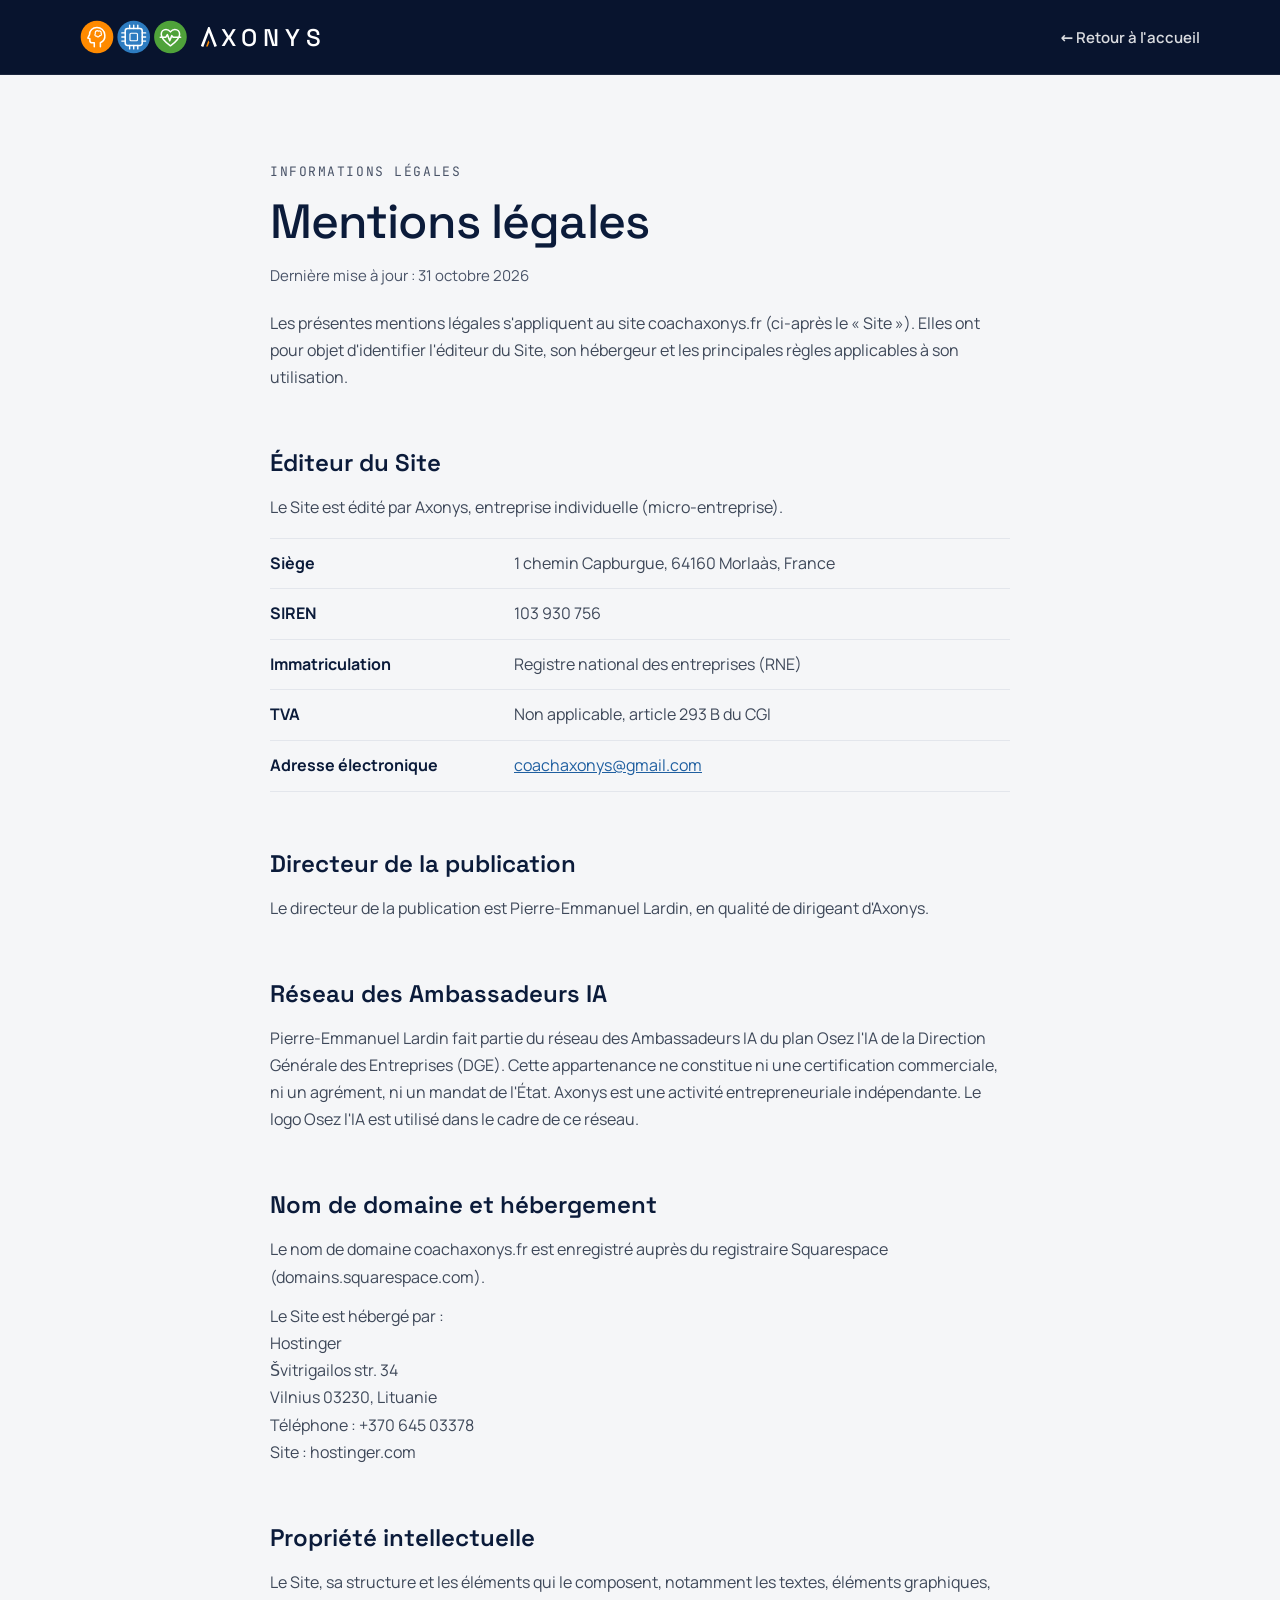
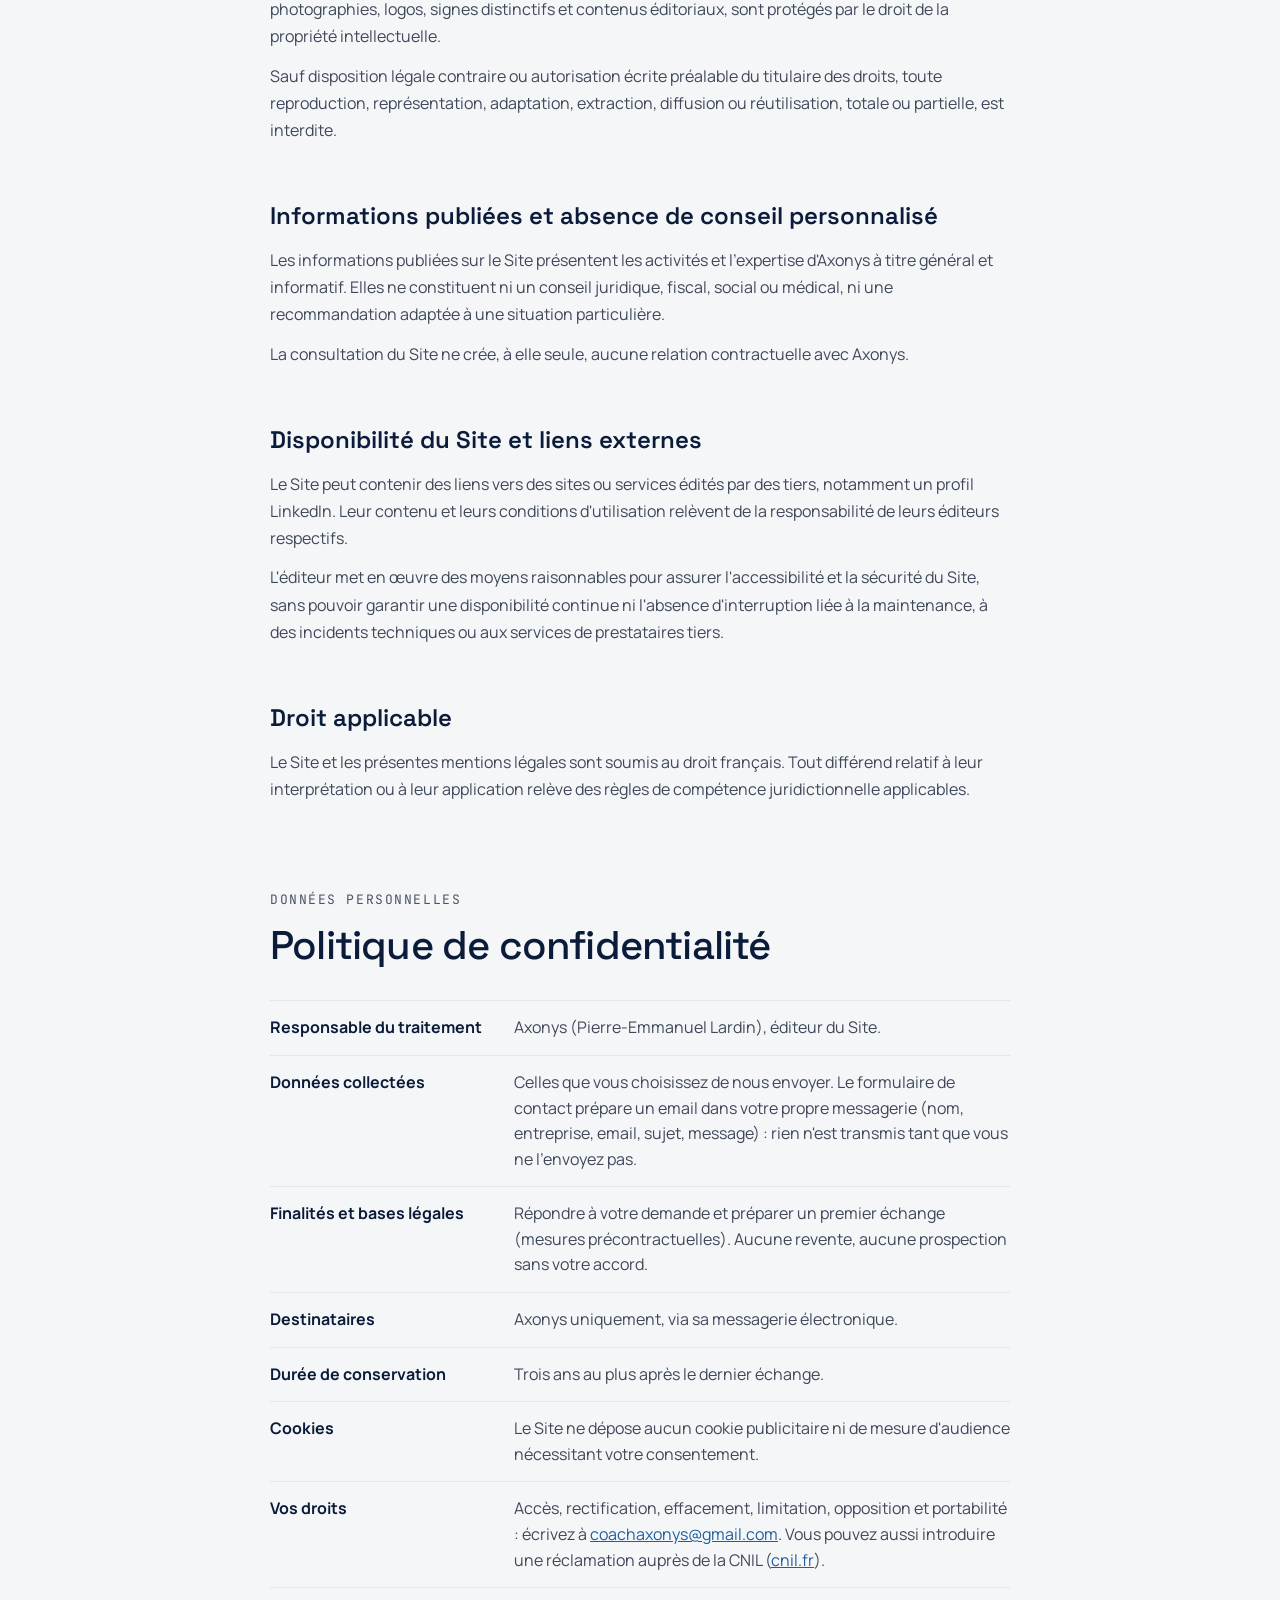
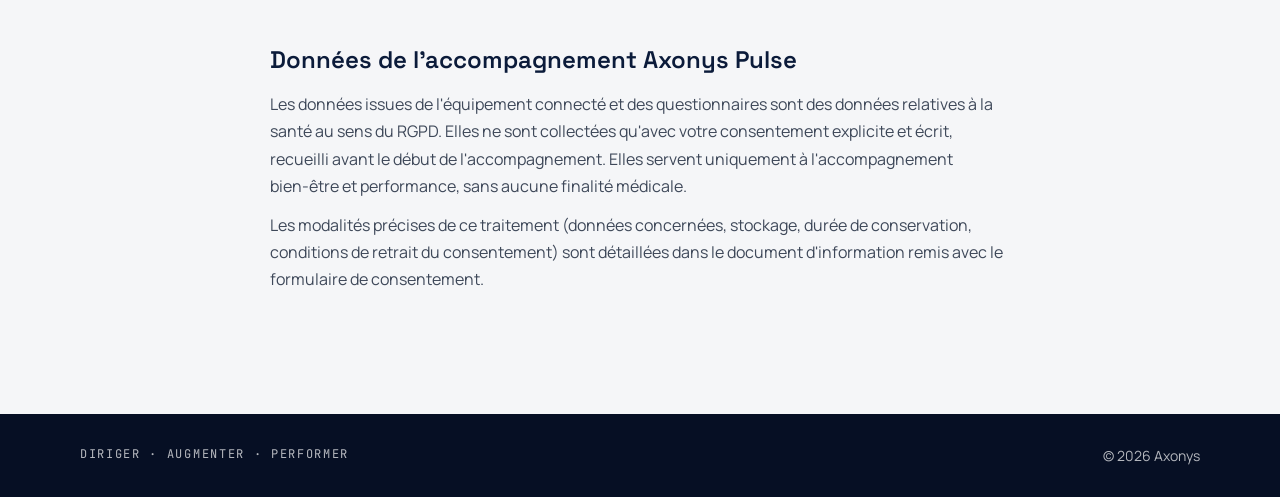
<file: mentions-legales.html>
<!doctype html>
<html lang="fr">
<head>
<meta charset="utf-8">
<meta name="viewport" content="width=device-width, initial-scale=1">
<title>Mentions légales et confidentialité — Axonys</title>
<meta name="description" content="Mentions légales et politique de confidentialité du site coachaxonys.fr (Axonys).">
<link rel="canonical" href="https://coachaxonys.fr/mentions-legales.html">
<meta name="author" content="Pierre-Emmanuel Lardin">
<meta name="theme-color" content="#08142E">
<meta property="og:type" content="website">
<meta property="og:site_name" content="Axonys">
<meta property="og:locale" content="fr_FR">
<meta property="og:url" content="https://coachaxonys.fr/mentions-legales.html">
<meta property="og:title" content="Mentions légales et confidentialité — Axonys">
<meta property="og:description" content="Mentions légales et politique de confidentialité du site coachaxonys.fr (Axonys).">
<meta property="og:image" content="https://coachaxonys.fr/assets/og-image.jpg">
<meta property="og:image:width" content="1200">
<meta property="og:image:height" content="630">
<meta property="og:image:alt" content="Axonys — Pierre-Emmanuel Lardin">
<meta name="twitter:card" content="summary_large_image">
<link rel="icon" href="/favicon.ico" sizes="48x48">
<link rel="icon" type="image/png" sizes="192x192" href="assets/favicon-192.png">
<link rel="icon" type="image/png" sizes="96x96" href="assets/favicon-96.png">
<link rel="icon" type="image/svg+xml" href="assets/favicon.svg">
<link rel="apple-touch-icon" href="assets/apple-touch-icon.png">
<link rel="preload" href="assets/fonts/space-grotesk-latin-500-normal.woff2" as="font" type="font/woff2" crossorigin>
<link rel="preload" href="assets/fonts/manrope-latin-400-normal.woff2" as="font" type="font/woff2" crossorigin>
<link rel="stylesheet" href="assets/styles.css">
</head>
<body>
<a class="ax-skip" href="#contenu">Aller au contenu</a>
<div style="font-family: 'Manrope', system-ui, sans-serif; color: #0B1B3A; background: #F5F6F8; width: 100%">
<header style="background: #08142E; border-bottom: 1px solid rgba(255,255,255,0.08)">
<div class="ax-wrap" style="max-width: 1200px; margin: 0 auto; padding: 20px 40px; display: flex; align-items: center; justify-content: space-between; gap: 24px; flex-wrap: wrap">
<a href="./" aria-label="Axonys, accueil" style="display: flex; align-items: center; gap: 14px; text-decoration: none">
<svg aria-hidden="true" viewBox="0 0 316 100" style="display: block; height: 34px; width: auto"><circle cx="50" cy="50" r="48" fill="#FF8A00"></circle><path d="M60 79 V67 C70 62 74 53 73 44 C72 31 62 22 50 22 C37 22 28 31 28 43 L23 53 L29 55 V61 C29 65 32 67 36 67 H42 V79" fill="none" stroke="#FFFFFF" stroke-width="4.5" stroke-linecap="round" stroke-linejoin="round"></path><path d="M45 37 C45 32 51 30 54 33 C58 30 64 34 62 39 C65 42 62 47 58 46 C57 50 51 51 49 47 C45 48 42 44 45 41 Z" fill="none" stroke="#FFFFFF" stroke-width="3.5" stroke-linejoin="round"></path><circle cx="158" cy="50" r="48" fill="#2D7CC1"></circle><rect x="133" y="25" width="50" height="50" rx="7" fill="none" stroke="#FFFFFF" stroke-width="4.5"></rect><rect x="147" y="39" width="22" height="22" rx="3" fill="none" stroke="#FFFFFF" stroke-width="3.5"></rect><path d="M146 15V25M158 15V25M170 15V25M146 75V85M158 75V85M170 75V85M123 38H133M123 50H133M123 62H133M183 38H193M183 50H193M183 62H193" stroke="#FFFFFF" stroke-width="4" stroke-linecap="round"></path><circle cx="266" cy="50" r="48" fill="#4FA23A"></circle><path d="M266 76 C249 64 239 55 239 42 C239 34 245 28 253 28 C258 28 263 31 266 35 C269 31 274 28 279 28 C287 28 293 34 293 42 C293 55 283 64 266 76 Z" fill="none" stroke="#FFFFFF" stroke-width="4.5" stroke-linejoin="round"></path><path d="M236 51 H252 L257 43 L264 61 L270 46 L274 51 H296" fill="none" stroke="#FFFFFF" stroke-width="4.5" stroke-linecap="round" stroke-linejoin="round"></path></svg>
<svg aria-hidden="true" viewBox="0 0 230 40" style="display: block; height: 21px; width: auto"><path d="M2 37 L15 3.5 L28 37" fill="none" stroke="#FFFFFF" stroke-width="5"></path><path d="M9.6 37 L14.2 25 L15.8 29.5 L12.8 37 Z" fill="#FF8A00"></path><text x="38" y="37" font-family="'Space Grotesk', sans-serif" font-size="46" font-weight="500" fill="#FFFFFF" textLength="190" lengthAdjust="spacing">XONYS</text></svg>
</a>
<a class="ax-back" href="./">← Retour à l'accueil</a>
</div>
</header>
<main id="contenu" class="ax-wrap" style="max-width: 820px; margin: 0 auto; padding: 88px 40px 120px">
<p style="margin: 0; font-family: 'JetBrains Mono', monospace; font-size: 13px; letter-spacing: 0.12em; text-transform: uppercase; color: #4A5468">Informations légales</p>
<h1 style="margin: 16px 0 0; font-family: 'Space Grotesk', sans-serif; font-weight: 500; font-size: 48px; line-height: 1.1; letter-spacing: -0.02em">Mentions légales</h1>
<p style="margin: 16px 0 0; font-size: 15px; color: #4A5468">Dernière mise à jour : 31 octobre 2026</p>
<p style="margin: 24px 0 0; font-size: 16px; line-height: 1.7; color: #3E4859">Les présentes mentions légales s'appliquent au site coachaxonys.fr (ci-après le « Site »). Elles ont pour objet d'identifier l'éditeur du Site, son hébergeur et les principales règles applicables à son utilisation.</p>

<h2 style="margin: 56px 0 0; font-family: 'Space Grotesk', sans-serif; font-size: 24px; font-weight: 600">Éditeur du Site</h2>
<p style="margin: 16px 0 0; font-size: 16px; line-height: 1.7; color: #3E4859">Le Site est édité par Axonys, entreprise individuelle (micro-entreprise).</p>
<dl style="margin: 16px 0 0; display: flex; flex-direction: column; font-size: 16px; line-height: 1.6">
<div style="display: flex; flex-wrap: wrap; gap: 4px 24px; padding: 12px 0; border-top: 1px solid #E3E6EC"><dt style="flex: 0 0 220px; font-weight: 700">Siège</dt><dd style="margin: 0; flex: 1 1 280px; color: #3E4859">1 chemin Capburgue, 64160 Morlaàs, France</dd></div>
<div style="display: flex; flex-wrap: wrap; gap: 4px 24px; padding: 12px 0; border-top: 1px solid #E3E6EC"><dt style="flex: 0 0 220px; font-weight: 700">SIREN</dt><dd style="margin: 0; flex: 1 1 280px; color: #3E4859">103 930 756</dd></div>
<div style="display: flex; flex-wrap: wrap; gap: 4px 24px; padding: 12px 0; border-top: 1px solid #E3E6EC"><dt style="flex: 0 0 220px; font-weight: 700">Immatriculation</dt><dd style="margin: 0; flex: 1 1 280px; color: #3E4859">Registre national des entreprises (RNE)</dd></div>
<div style="display: flex; flex-wrap: wrap; gap: 4px 24px; padding: 12px 0; border-top: 1px solid #E3E6EC"><dt style="flex: 0 0 220px; font-weight: 700">TVA</dt><dd style="margin: 0; flex: 1 1 280px; color: #3E4859">Non applicable, article 293 B du CGI</dd></div>
<div style="display: flex; flex-wrap: wrap; gap: 4px 24px; padding: 12px 0; border-top: 1px solid #E3E6EC; border-bottom: 1px solid #E3E6EC"><dt style="flex: 0 0 220px; font-weight: 700">Adresse électronique</dt><dd style="margin: 0; flex: 1 1 280px; color: #3E4859"><a href="mailto:coachaxonys@gmail.com">coachaxonys@gmail.com</a></dd></div>
</dl>

<h2 style="margin: 56px 0 0; font-family: 'Space Grotesk', sans-serif; font-size: 24px; font-weight: 600">Directeur de la publication</h2>
<p style="margin: 16px 0 0; font-size: 16px; line-height: 1.7; color: #3E4859">Le directeur de la publication est Pierre-Emmanuel Lardin, en qualité de dirigeant d'Axonys.</p>

<h2 style="margin: 56px 0 0; font-family: 'Space Grotesk', sans-serif; font-size: 24px; font-weight: 600">Réseau des Ambassadeurs IA</h2>
<p style="margin: 16px 0 0; font-size: 16px; line-height: 1.7; color: #3E4859">Pierre-Emmanuel Lardin fait partie du réseau des Ambassadeurs IA du plan Osez l'IA de la Direction Générale des Entreprises (DGE). Cette appartenance ne constitue ni une certification commerciale, ni un agrément, ni un mandat de l'État. Axonys est une activité entrepreneuriale indépendante. Le logo Osez l'IA est utilisé dans le cadre de ce réseau.</p>

<h2 style="margin: 56px 0 0; font-family: 'Space Grotesk', sans-serif; font-size: 24px; font-weight: 600">Nom de domaine et hébergement</h2>
<p style="margin: 16px 0 0; font-size: 16px; line-height: 1.7; color: #3E4859">Le nom de domaine coachaxonys.fr est enregistré auprès du registraire Squarespace (domains.squarespace.com).</p>
<p style="margin: 12px 0 0; font-size: 16px; line-height: 1.7; color: #3E4859">Le Site est hébergé par :<br>Hostinger<br>Švitrigailos str. 34<br>Vilnius 03230, Lituanie<br>Téléphone : +370 645 03378<br>Site : hostinger.com</p>

<h2 style="margin: 56px 0 0; font-family: 'Space Grotesk', sans-serif; font-size: 24px; font-weight: 600">Propriété intellectuelle</h2>
<p style="margin: 16px 0 0; font-size: 16px; line-height: 1.7; color: #3E4859">Le Site, sa structure et les éléments qui le composent, notamment les textes, éléments graphiques, photographies, logos, signes distinctifs et contenus éditoriaux, sont protégés par le droit de la propriété intellectuelle.</p>
<p style="margin: 12px 0 0; font-size: 16px; line-height: 1.7; color: #3E4859">Sauf disposition légale contraire ou autorisation écrite préalable du titulaire des droits, toute reproduction, représentation, adaptation, extraction, diffusion ou réutilisation, totale ou partielle, est interdite.</p>

<h2 style="margin: 56px 0 0; font-family: 'Space Grotesk', sans-serif; font-size: 24px; font-weight: 600">Informations publiées et absence de conseil personnalisé</h2>
<p style="margin: 16px 0 0; font-size: 16px; line-height: 1.7; color: #3E4859">Les informations publiées sur le Site présentent les activités et l'expertise d'Axonys à titre général et informatif. Elles ne constituent ni un conseil juridique, fiscal, social ou médical, ni une recommandation adaptée à une situation particulière.</p>
<p style="margin: 12px 0 0; font-size: 16px; line-height: 1.7; color: #3E4859">La consultation du Site ne crée, à elle seule, aucune relation contractuelle avec Axonys.</p>

<h2 style="margin: 56px 0 0; font-family: 'Space Grotesk', sans-serif; font-size: 24px; font-weight: 600">Disponibilité du Site et liens externes</h2>
<p style="margin: 16px 0 0; font-size: 16px; line-height: 1.7; color: #3E4859">Le Site peut contenir des liens vers des sites ou services édités par des tiers, notamment un profil LinkedIn. Leur contenu et leurs conditions d'utilisation relèvent de la responsabilité de leurs éditeurs respectifs.</p>
<p style="margin: 12px 0 0; font-size: 16px; line-height: 1.7; color: #3E4859">L'éditeur met en œuvre des moyens raisonnables pour assurer l'accessibilité et la sécurité du Site, sans pouvoir garantir une disponibilité continue ni l'absence d'interruption liée à la maintenance, à des incidents techniques ou aux services de prestataires tiers.</p>

<h2 style="margin: 56px 0 0; font-family: 'Space Grotesk', sans-serif; font-size: 24px; font-weight: 600">Droit applicable</h2>
<p style="margin: 16px 0 0; font-size: 16px; line-height: 1.7; color: #3E4859">Le Site et les présentes mentions légales sont soumis au droit français. Tout différend relatif à leur interprétation ou à leur application relève des règles de compétence juridictionnelle applicables.</p>

<p style="margin: 88px 0 0; font-family: 'JetBrains Mono', monospace; font-size: 13px; letter-spacing: 0.12em; text-transform: uppercase; color: #4A5468">Données personnelles</p>
<h1 id="confidentialite" style="margin: 16px 0 0; font-family: 'Space Grotesk', sans-serif; font-weight: 500; font-size: 40px; line-height: 1.1; letter-spacing: -0.02em">Politique de confidentialité</h1>
<dl style="margin: 32px 0 0; display: flex; flex-direction: column; font-size: 16px; line-height: 1.6">
<div style="display: flex; flex-wrap: wrap; gap: 4px 24px; padding: 14px 0; border-top: 1px solid #E3E6EC"><dt style="flex: 0 0 220px; font-weight: 700">Responsable du traitement</dt><dd style="margin: 0; flex: 1 1 280px; color: #3E4859">Axonys (Pierre-Emmanuel Lardin), éditeur du Site.</dd></div>
<div style="display: flex; flex-wrap: wrap; gap: 4px 24px; padding: 14px 0; border-top: 1px solid #E3E6EC"><dt style="flex: 0 0 220px; font-weight: 700">Données collectées</dt><dd style="margin: 0; flex: 1 1 280px; color: #3E4859">Celles que vous choisissez de nous envoyer. Le formulaire de contact prépare un email dans votre propre messagerie (nom, entreprise, email, sujet, message) : rien n'est transmis tant que vous ne l'envoyez pas.</dd></div>
<div style="display: flex; flex-wrap: wrap; gap: 4px 24px; padding: 14px 0; border-top: 1px solid #E3E6EC"><dt style="flex: 0 0 220px; font-weight: 700">Finalités et bases légales</dt><dd style="margin: 0; flex: 1 1 280px; color: #3E4859">Répondre à votre demande et préparer un premier échange (mesures précontractuelles). Aucune revente, aucune prospection sans votre accord.</dd></div>
<div style="display: flex; flex-wrap: wrap; gap: 4px 24px; padding: 14px 0; border-top: 1px solid #E3E6EC"><dt style="flex: 0 0 220px; font-weight: 700">Destinataires</dt><dd style="margin: 0; flex: 1 1 280px; color: #3E4859">Axonys uniquement, via sa messagerie électronique.</dd></div>
<div style="display: flex; flex-wrap: wrap; gap: 4px 24px; padding: 14px 0; border-top: 1px solid #E3E6EC"><dt style="flex: 0 0 220px; font-weight: 700">Durée de conservation</dt><dd style="margin: 0; flex: 1 1 280px; color: #3E4859">Trois ans au plus après le dernier échange.</dd></div>
<div style="display: flex; flex-wrap: wrap; gap: 4px 24px; padding: 14px 0; border-top: 1px solid #E3E6EC"><dt style="flex: 0 0 220px; font-weight: 700">Cookies</dt><dd style="margin: 0; flex: 1 1 280px; color: #3E4859">Le Site ne dépose aucun cookie publicitaire ni de mesure d'audience nécessitant votre consentement.</dd></div>
<div style="display: flex; flex-wrap: wrap; gap: 4px 24px; padding: 14px 0; border-top: 1px solid #E3E6EC; border-bottom: 1px solid #E3E6EC"><dt style="flex: 0 0 220px; font-weight: 700">Vos droits</dt><dd style="margin: 0; flex: 1 1 280px; color: #3E4859">Accès, rectification, effacement, limitation, opposition et portabilité : écrivez à <a href="mailto:coachaxonys@gmail.com">coachaxonys@gmail.com</a>. Vous pouvez aussi introduire une réclamation auprès de la CNIL (<a href="https://www.cnil.fr">cnil.fr</a>).</dd></div>
</dl>

<h2 style="margin: 56px 0 0; font-family: 'Space Grotesk', sans-serif; font-size: 24px; font-weight: 600">Données de l'accompagnement Axonys Pulse</h2>
<p style="margin: 16px 0 0; font-size: 16px; line-height: 1.7; color: #3E4859">Les données issues de l'équipement connecté et des questionnaires sont des données relatives à la santé au sens du RGPD. Elles ne sont collectées qu'avec votre consentement explicite et écrit, recueilli avant le début de l'accompagnement. Elles servent uniquement à l'accompagnement bien-être et performance, sans aucune finalité médicale.</p>
<p style="margin: 12px 0 0; font-size: 16px; line-height: 1.7; color: #3E4859">Les modalités précises de ce traitement (données concernées, stockage, durée de conservation, conditions de retrait du consentement) sont détaillées dans le document d'information remis avec le formulaire de consentement.</p>
</main>
<footer style="background: #060F24; color: rgba(255,255,255,0.7)">
<div class="ax-wrap" style="max-width: 1200px; margin: 0 auto; padding: 32px 40px; display: flex; flex-wrap: wrap; gap: 16px 32px; justify-content: space-between; font-size: 14px">
<span style="font-family: 'JetBrains Mono', monospace; font-size: 12px; letter-spacing: 0.14em; text-transform: uppercase">Diriger · Augmenter · Performer</span>
<span>© 2026 Axonys</span>
</div>
</footer>
</div>
</body>
</html>
</file>
<file: assets/styles.css>
/* Axonys — feuille de style commune */

/* Polices auto-hébergées (licence SIL Open Font License) : aucun appel à un service tiers */
@font-face{font-family:'Space Grotesk';font-style:normal;font-weight:400;font-display:swap;src:url('fonts/space-grotesk-latin-400-normal.woff2') format('woff2')}
@font-face{font-family:'Space Grotesk';font-style:normal;font-weight:500;font-display:swap;src:url('fonts/space-grotesk-latin-500-normal.woff2') format('woff2')}
@font-face{font-family:'Space Grotesk';font-style:normal;font-weight:600;font-display:swap;src:url('fonts/space-grotesk-latin-600-normal.woff2') format('woff2')}
@font-face{font-family:'Manrope';font-style:normal;font-weight:400;font-display:swap;src:url('fonts/manrope-latin-400-normal.woff2') format('woff2')}
@font-face{font-family:'Manrope';font-style:normal;font-weight:500;font-display:swap;src:url('fonts/manrope-latin-500-normal.woff2') format('woff2')}
@font-face{font-family:'Manrope';font-style:normal;font-weight:600;font-display:swap;src:url('fonts/manrope-latin-600-normal.woff2') format('woff2')}
@font-face{font-family:'Manrope';font-style:normal;font-weight:700;font-display:swap;src:url('fonts/manrope-latin-700-normal.woff2') format('woff2')}
@font-face{font-family:'JetBrains Mono';font-style:normal;font-weight:400;font-display:swap;src:url('fonts/jetbrains-mono-latin-400-normal.woff2') format('woff2')}
@font-face{font-family:'JetBrains Mono';font-style:normal;font-weight:500;font-display:swap;src:url('fonts/jetbrains-mono-latin-500-normal.woff2') format('woff2')}

*,*::before,*::after{box-sizing:border-box}
html{scroll-behavior:smooth;-webkit-text-size-adjust:100%}
body{margin:0;background:#F5F6F8;font-family:'Manrope',system-ui,-apple-system,'Segoe UI',sans-serif;color:#0B1B3A;-webkit-font-smoothing:antialiased}
img{max-width:100%;height:auto}
a{color:#1F5FA0}a:hover{color:#0B1B3A}
:focus-visible{outline:2px solid #FF8A00;outline-offset:3px}

.ax-skip{position:absolute;left:-9999px;top:8px;z-index:10;background:#FF8A00;color:#0B1B3A;padding:10px 16px;border-radius:8px;font-weight:700;text-decoration:none}
.ax-skip:focus{left:8px}

.ax-grid{background-image:linear-gradient(rgba(255,255,255,0.045) 1px,transparent 1px),linear-gradient(90deg,rgba(255,255,255,0.045) 1px,transparent 1px);background-size:64px 64px}
.ax-navlink{color:rgba(255,255,255,0.78);text-decoration:none;font-size:15px;font-weight:500}
.ax-navlink:hover{color:#FFFFFF}
.ax-btn-primary:hover{filter:brightness(1.06)}
.ax-btn-ghost:hover{background:rgba(255,255,255,0.08)}
.ax-link-dark{color:#FFFFFF;text-decoration:none;border-bottom:1px solid rgba(255,255,255,0.35)}
.ax-link-dark:hover{color:#FFFFFF;border-bottom-color:#FFFFFF}
.ax-back{color:rgba(255,255,255,0.85);text-decoration:none;font-size:15px;font-weight:600}
.ax-back:hover{color:#FFFFFF}
.ax-input{width:100%;padding:14px 16px;border-radius:10px;border:1px solid rgba(255,255,255,0.18);background:rgba(255,255,255,0.04);color:#FFFFFF;font-family:'Manrope',sans-serif;font-size:15px}
.ax-input::placeholder{color:rgba(255,255,255,0.5)}
.ax-input option{color:#0B1B3A}
.ax-input:focus{border-color:#FF8A00;outline:none}

@media (max-width:820px){
  .ax-navlinks{display:none !important}
  .ax-wrap{padding-left:20px !important;padding-right:20px !important}
  .ax-sec{padding-top:72px !important;padding-bottom:72px !important}
  .ax-tl dt{flex-basis:100% !important}
}
@media (prefers-reduced-motion:reduce){html{scroll-behavior:auto}}
</file>
